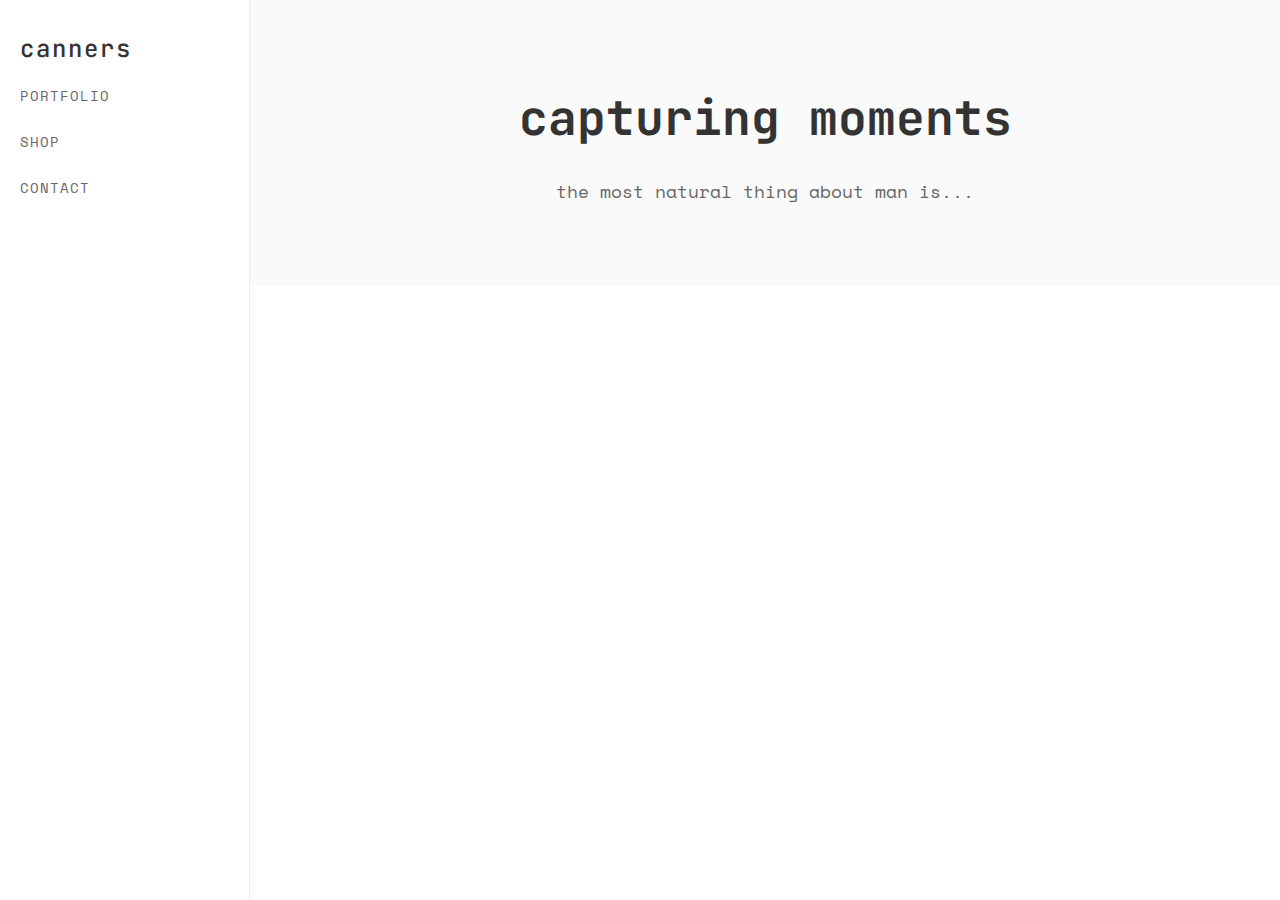
<file: index.html>
<!DOCTYPE html>
<html lang="en">
<head>
    <meta charset="UTF-8">
    <meta name="viewport" content="width=device-width, initial-scale=1.0">
    <title>Photography Portfolio</title>
    <link rel="icon" type="image/svg+xml" href="pixelHelm.svg">
    <link rel="stylesheet" href="css/style.css">
    <link rel="stylesheet" href="css/cursors.css">
</head>
<body>
    <header>
        <div class="container">
            <a href="index.html" class="logo">
                <h1>canners</h1>
            </a>
            <nav class="main-nav">
                <ul>
                    <li><a href="portfolio.html">Portfolio</a></li>
                    <li><a href="shop.html">Shop</a></li>
                    <li><a href="contact.html">Contact</a></li>
                </ul>
            </nav>
        </div>
    </header>

    <main>
        <section class="hero">
            <div class="container">
                <h2>capturing moments</h2>
                <p>the most natural thing about man is...</p>
            </div>
        </section>
    </main>

    <script src="js/script.js"></script>
</body>
</html>
</file>
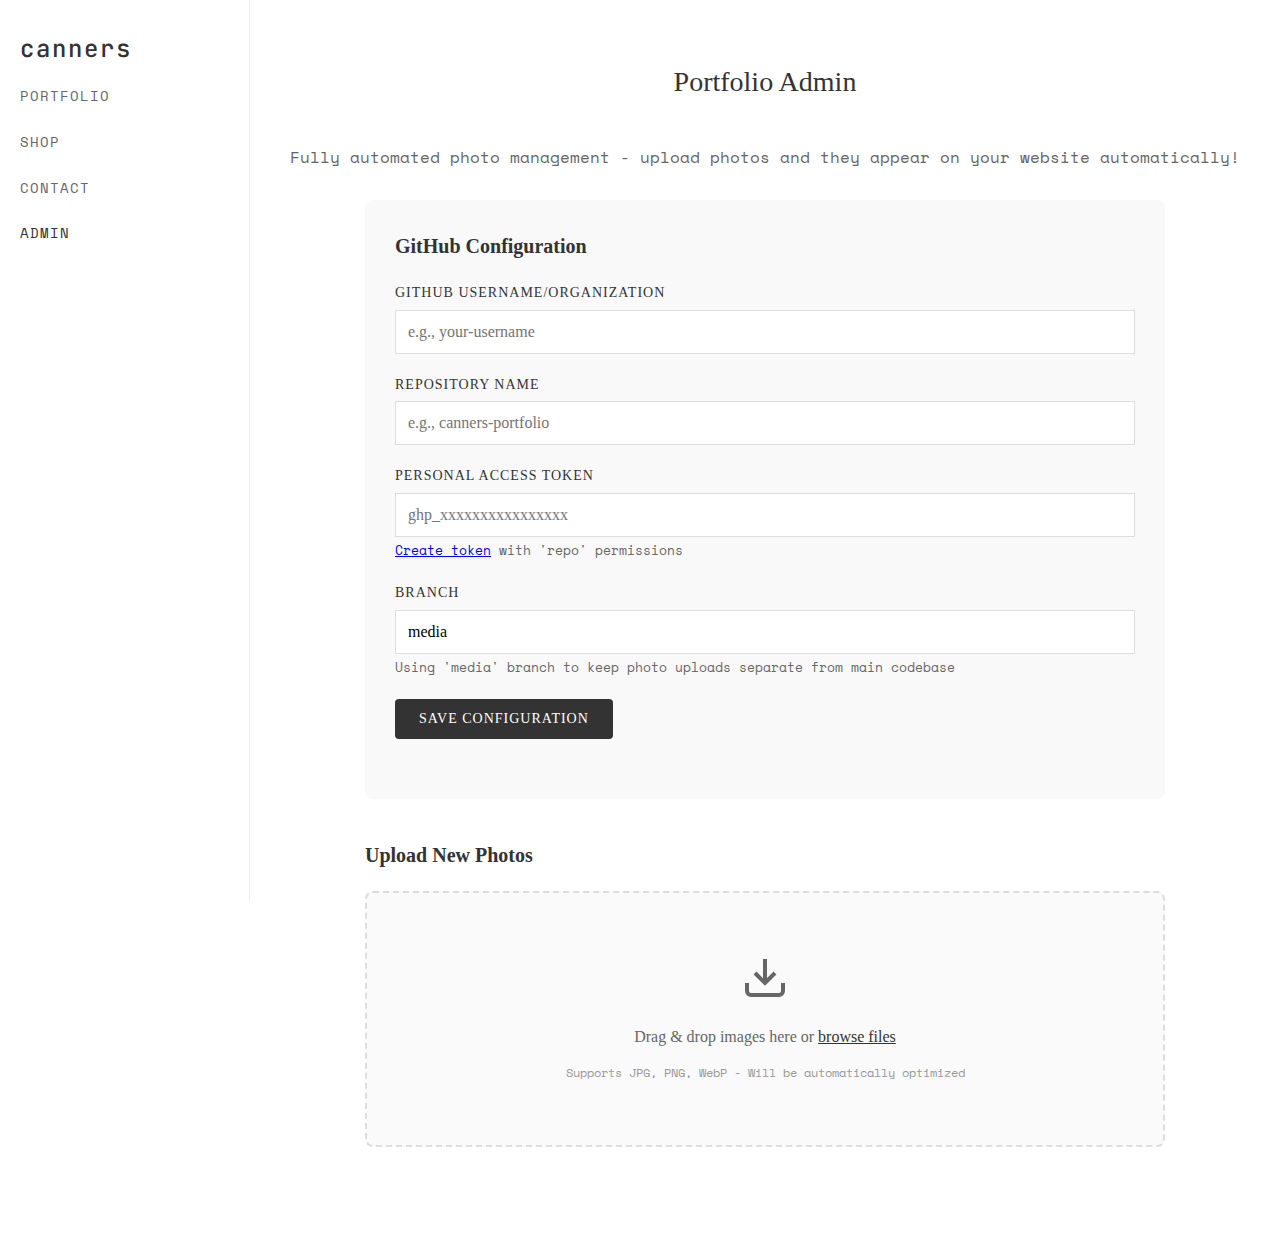
<file: admin.html>
<!DOCTYPE html>
<html lang="en">
<head>
    <meta charset="UTF-8">
    <meta name="viewport" content="width=device-width, initial-scale=1.0">
    <title>Portfolio Admin - GitHub Integration</title>
    <link rel="stylesheet" href="css/style.css">
    <link rel="stylesheet" href="css/admin.css">
    <link rel="stylesheet" href="css/cursors.css">
</head>
<body>
    <header>
        <div class="container">
            <a href="index.html" class="logo">
                <h1>canners</h1>
            </a>
            <nav class="main-nav">
                <ul>
                    <li><a href="portfolio.html">Portfolio</a></li>
                    <li><a href="shop.html">Shop</a></li>
                    <li><a href="contact.html">Contact</a></li>
                    <li><a href="admin.html" class="active">Admin</a></li>
                </ul>
            </nav>
        </div>
    </header>

    <main>
        <section class="admin">
            <div class="container">
                <h2>Portfolio Admin</h2>
                <p style="text-align: center; color: #666; margin-bottom: 30px;">
                    Fully automated photo management - upload photos and they appear on your website automatically!
                </p>

                <div class="admin-content">

                    <!-- GitHub Configuration -->
                    <div class="config-section">
                        <h3>GitHub Configuration</h3>
                        <div class="form-group">
                            <label for="githubOwner">GitHub Username/Organization</label>
                            <input type="text" id="githubOwner" placeholder="e.g., your-username">
                        </div>
                        <div class="form-group">
                            <label for="githubRepo">Repository Name</label>
                            <input type="text" id="githubRepo" placeholder="e.g., canners-portfolio">
                        </div>
                        <div class="form-group">
                            <label for="githubToken">Personal Access Token</label>
                            <input type="password" id="githubToken" placeholder="ghp_xxxxxxxxxxxxxxxx">
                            <small style="color: #666;">
                                <a href="https://github.com/settings/tokens" target="_blank">Create token</a>
                                with 'repo' permissions
                            </small>
                        </div>
                        <div class="form-group">
                            <label for="githubBranch">Branch</label>
                            <input type="text" id="githubBranch" value="media" placeholder="media">
                            <small style="color: #666;">
                                Using 'media' branch to keep photo uploads separate from main codebase
                            </small>
                        </div>
                        <button id="saveGithubConfig" class="config-btn">Save Configuration</button>
                        <div id="configStatus" class="status-message"></div>
                    </div>

                    <!-- Current Portfolio -->
                    <div id="currentPhotos" class="current-section" style="display: none;">
                        <h3>Current Portfolio</h3>
                        <div id="currentPhotosList" class="current-photos-list"></div>
                    </div>

                    <!-- Upload Section -->
                    <div class="upload-section">
                        <h3>Upload New Photos</h3>

                        <!-- Drop Zone -->
                        <div id="dropZone" class="drop-zone">
                            <div class="drop-content">
                                <svg width="48" height="48" viewBox="0 0 24 24" fill="none" stroke="currentColor" stroke-width="2">
                                    <path d="M21 15v4a2 2 0 0 1-2 2H5a2 2 0 0 1-2-2v-4"></path>
                                    <polyline points="7,10 12,15 17,10"></polyline>
                                    <line x1="12" y1="15" x2="12" y2="3"></line>
                                </svg>
                                <p>Drag & drop images here or <span class="browse-link">browse files</span></p>
                                <small>Supports JPG, PNG, WebP - Will be automatically optimized</small>
                            </div>
                            <input type="file" id="fileInput" multiple accept="image/*" hidden>
                        </div>

                        <!-- Upload Progress -->
                        <div id="uploadProgress" class="upload-progress" style="display: none;">
                            <div class="progress-bar">
                                <div class="progress-fill"></div>
                            </div>
                            <span class="progress-text">Processing...</span>
                        </div>
                    </div>

                    <!-- Image Management -->
                    <div class="images-section" style="display: none;">
                        <h3>Ready to Publish</h3>
                        <div id="imagesList" class="images-list"></div>

                        <div class="actions">
                            <button id="publishPortfolio" class="generate-btn">Publish to Website</button>
                            <button id="clearAll" class="clear-btn">Clear All</button>
                        </div>
                        <div id="publishStatus" class="status-message"></div>
                    </div>

                    <!-- Publish Status -->
                    <div class="publish-section" style="display: none;">
                        <h3>Publish Status</h3>
                        <div class="publish-container">
                            <!-- Success message will be inserted here -->
                        </div>
                    </div>

                </div>
            </div>
        </section>
    </main>

    <script src="js/github-admin.js"></script>
</body>
</html>
</file>
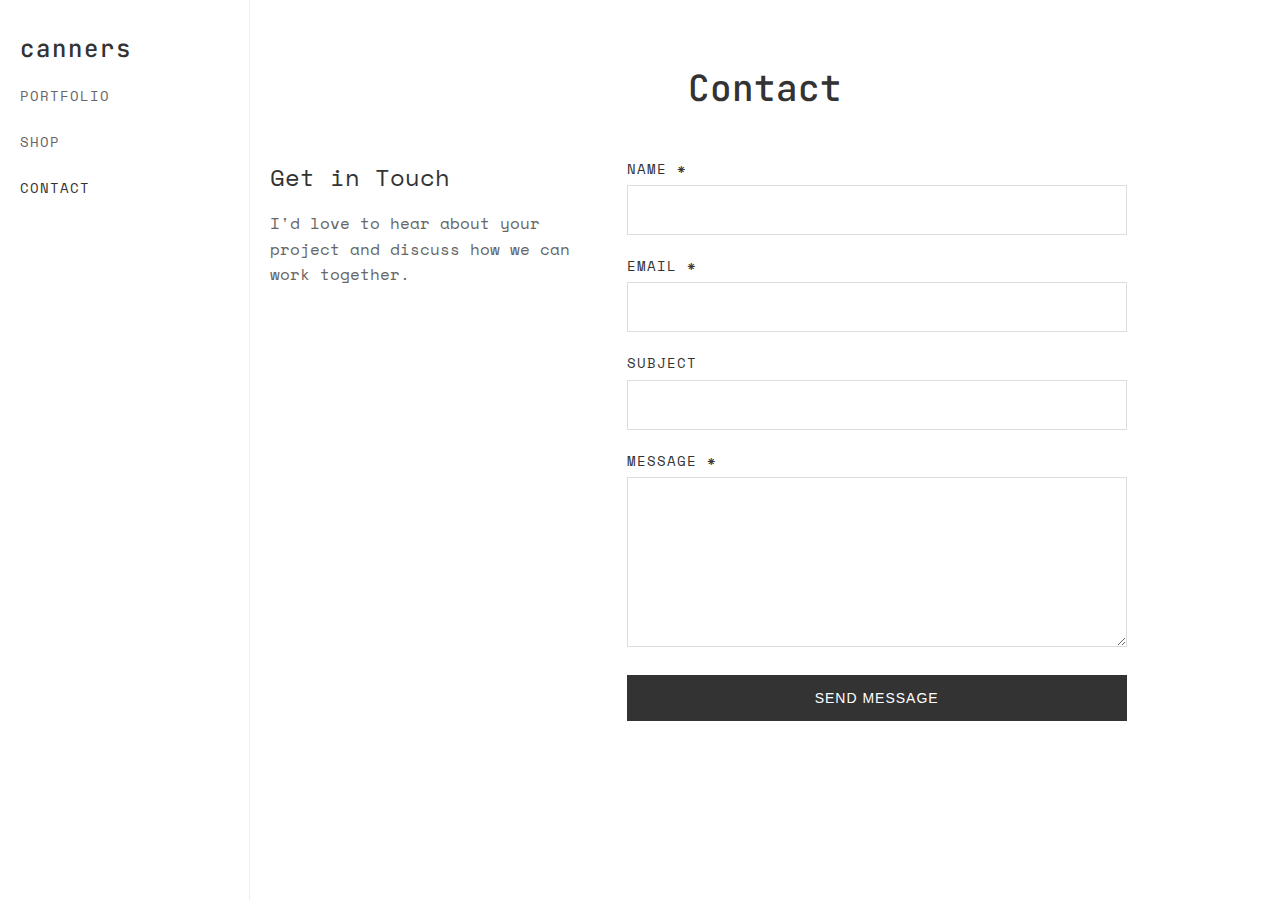
<file: contact.html>
<!DOCTYPE html>
<html lang="en">
<head>
    <meta charset="UTF-8">
    <meta name="viewport" content="width=device-width, initial-scale=1.0">
    <title>Contact - Photography Portfolio</title>
    <link rel="icon" type="image/svg+xml" href="pixelHelm.svg?v=1">
    <link rel="shortcut icon" href="pixelHelm.svg?v=1">
    <link rel="apple-touch-icon" href="pixelHelm.svg?v=1">
    <link rel="stylesheet" href="css/style.css">
    <link rel="stylesheet" href="css/cursors.css">
</head>
<body>
    <header>
        <div class="container">
            <a href="index.html" class="logo">
                <h1>canners</h1>
            </a>
            <nav class="main-nav">
                <ul>
                    <li><a href="portfolio.html">Portfolio</a></li>
                    <li><a href="shop.html">Shop</a></li>
                    <li><a href="contact.html" class="active">Contact</a></li>
                </ul>
            </nav>
        </div>
    </header>

    <main>
        <section class="contact">
            <div class="container">
                <h2>Contact</h2>
                <div class="contact-content">
                    <div class="contact-info">
                        <h3>Get in Touch</h3>
                        <p>I'd love to hear about your project and discuss how we can work together.</p>
                    </div>
                    <form class="contact-form" id="contactForm">
                        <div class="form-group">
                            <label for="name">Name *</label>
                            <input type="text" id="name" name="name" required>
                            <span class="error-message" id="nameError"></span>
                        </div>
                        <div class="form-group">
                            <label for="email">Email *</label>
                            <input type="email" id="email" name="email" required>
                            <span class="error-message" id="emailError"></span>
                        </div>
                        <div class="form-group">
                            <label for="subject">Subject</label>
                            <input type="text" id="subject" name="subject">
                        </div>
                        <div class="form-group">
                            <label for="message">Message *</label>
                            <textarea id="message" name="message" rows="6" required></textarea>
                            <span class="error-message" id="messageError"></span>
                        </div>
                        <button type="submit" class="submit-btn">
                            <span class="btn-text">Send Message</span>
                            <span class="btn-loading" style="display: none;">Sending...</span>
                        </button>
                        <div class="form-message" id="formMessage"></div>
                    </form>
                </div>
            </div>
        </section>
    </main>

    <script src="js/script.js"></script>
</body>
</html>
</file>
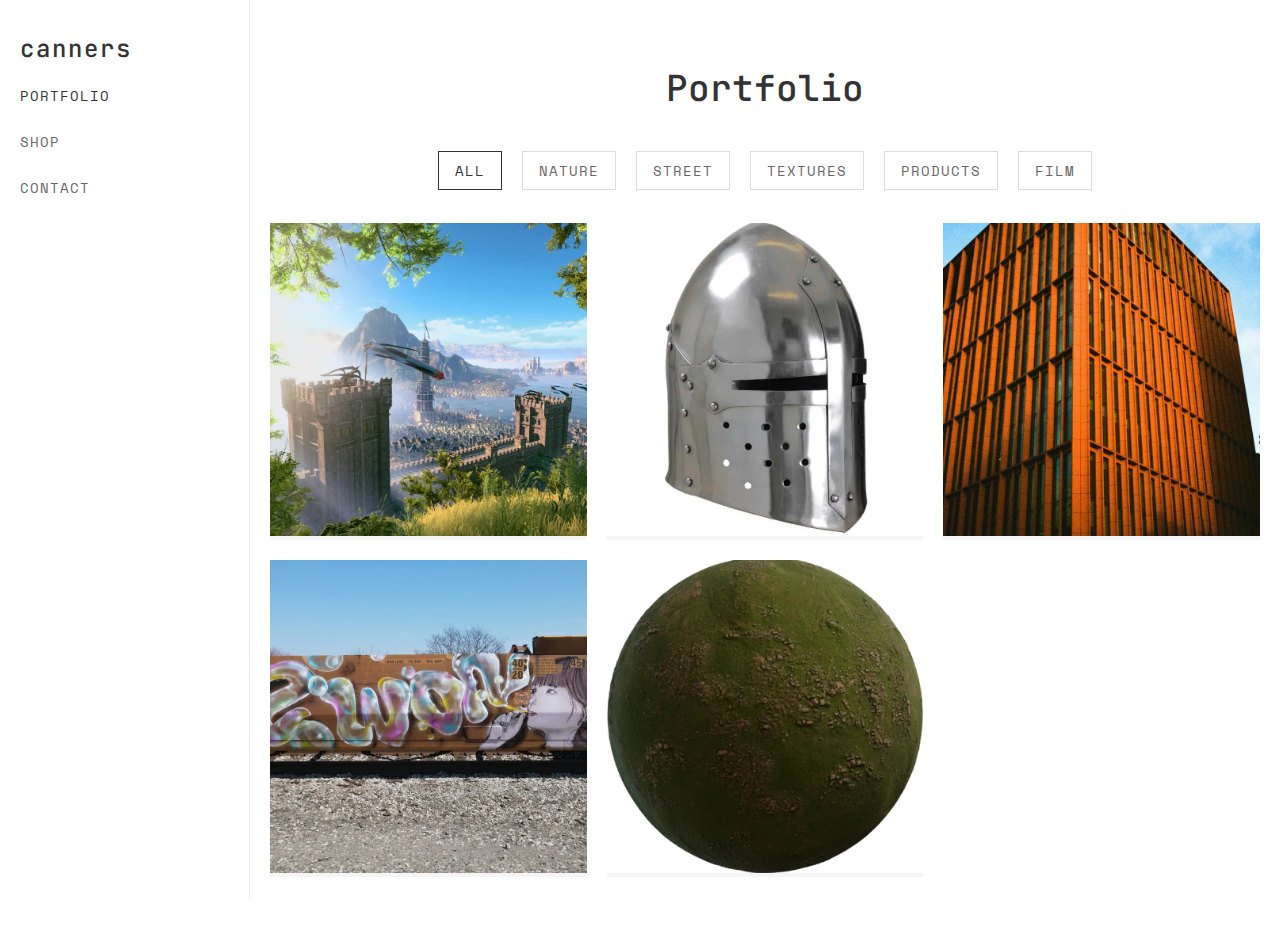
<file: portfolio.html>
<!DOCTYPE html>
<html lang="en">
<head>
    <meta charset="UTF-8">
    <meta name="viewport" content="width=device-width, initial-scale=1.0">
    <title>Portfolio - Photography Portfolio</title>
    <link rel="stylesheet" href="css/style.css">
</head>
<body>
    <header>
        <div class="container">
            <a href="index.html" class="logo">
                <h1>canners</h1>
            </a>
            <nav class="main-nav">
                <ul>
                    <li><a href="portfolio.html" class="active">Portfolio</a></li>
                    <li><a href="shop.html">Shop</a></li>
                    <li><a href="contact.html">Contact</a></li>
                </ul>
            </nav>
        </div>
    </header>

    <main>
        <section class="portfolio">
            <div class="container">
                <h2>Portfolio</h2>
                <nav class="category-nav">
                    <ul>
                        <li><a href="#" class="category-link active" data-category="all">All</a></li>
                        <li><a href="#" class="category-link" data-category="nature">Nature</a></li>
                        <li><a href="#" class="category-link" data-category="street">Street</a></li>
                        <li><a href="#" class="category-link" data-category="textures">Textures</a></li>
                        <li><a href="#" class="category-link" data-category="products">Products</a></li>
                        <li><a href="#" class="category-link" data-category="film">Film</a></li>
                    </ul>
                </nav>
                <div class="gallery">
                    <!-- Gallery items will be dynamically loaded from portfolio.json -->
                    <div class="loading-message" style="text-align: center; padding: 60px 0; color: #666;">
                        Loading portfolio...
                    </div>
                </div>
            </div>
        </section>
    </main>

    <script src="js/script.js"></script>
    <script src="js/portfolio.js"></script>
</body>
</html>
</file>
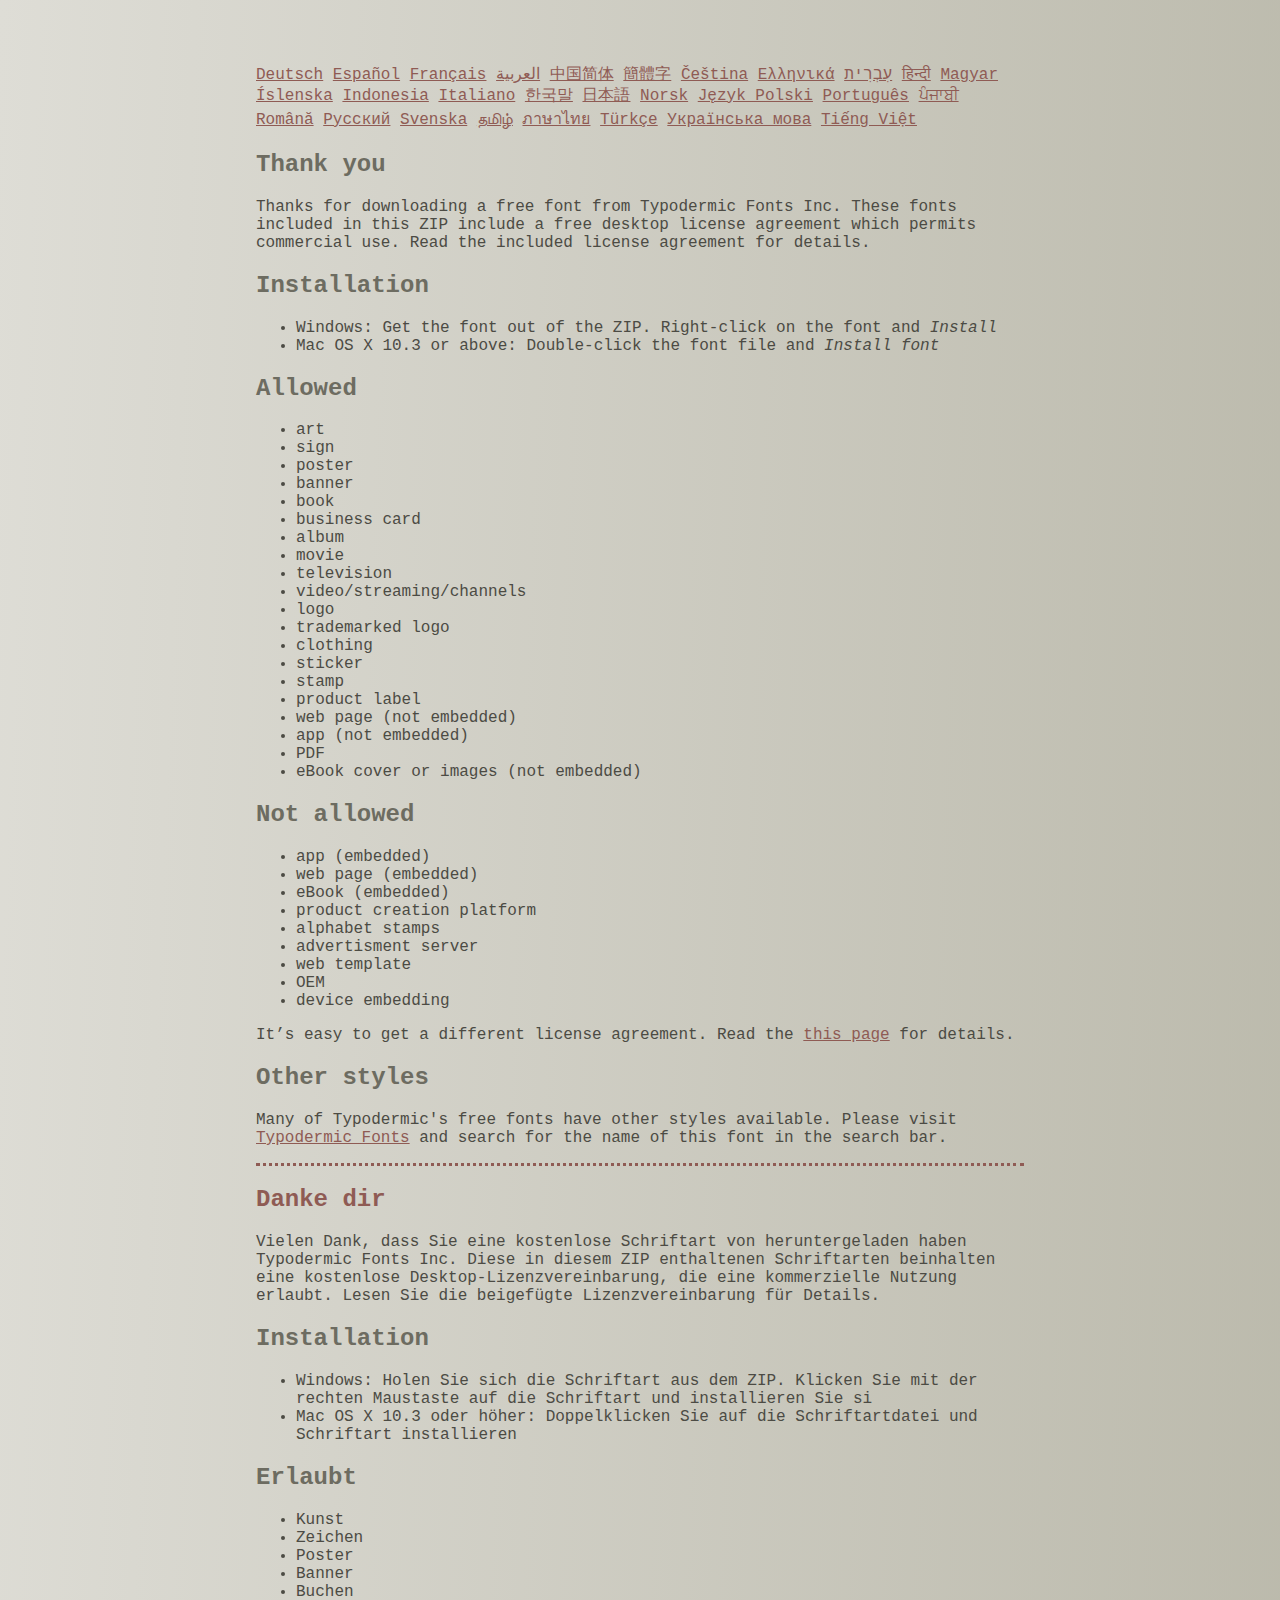
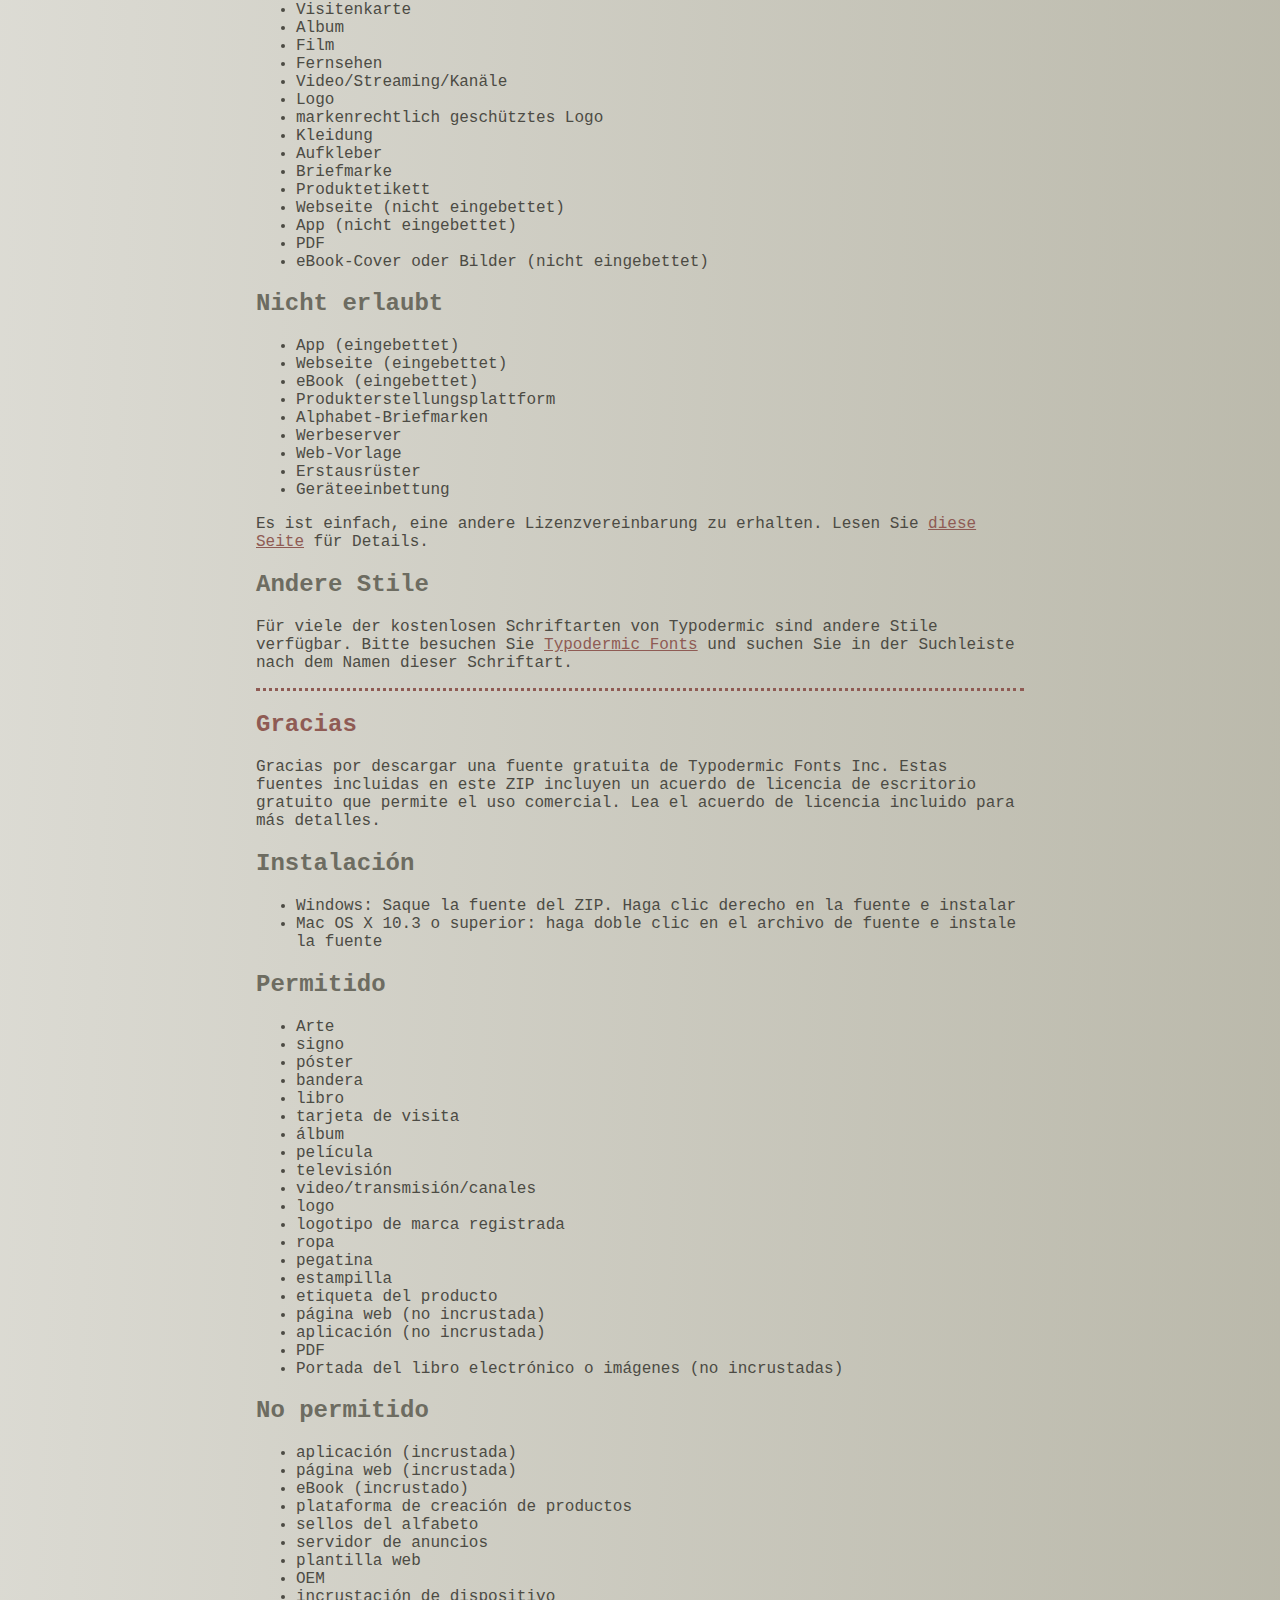
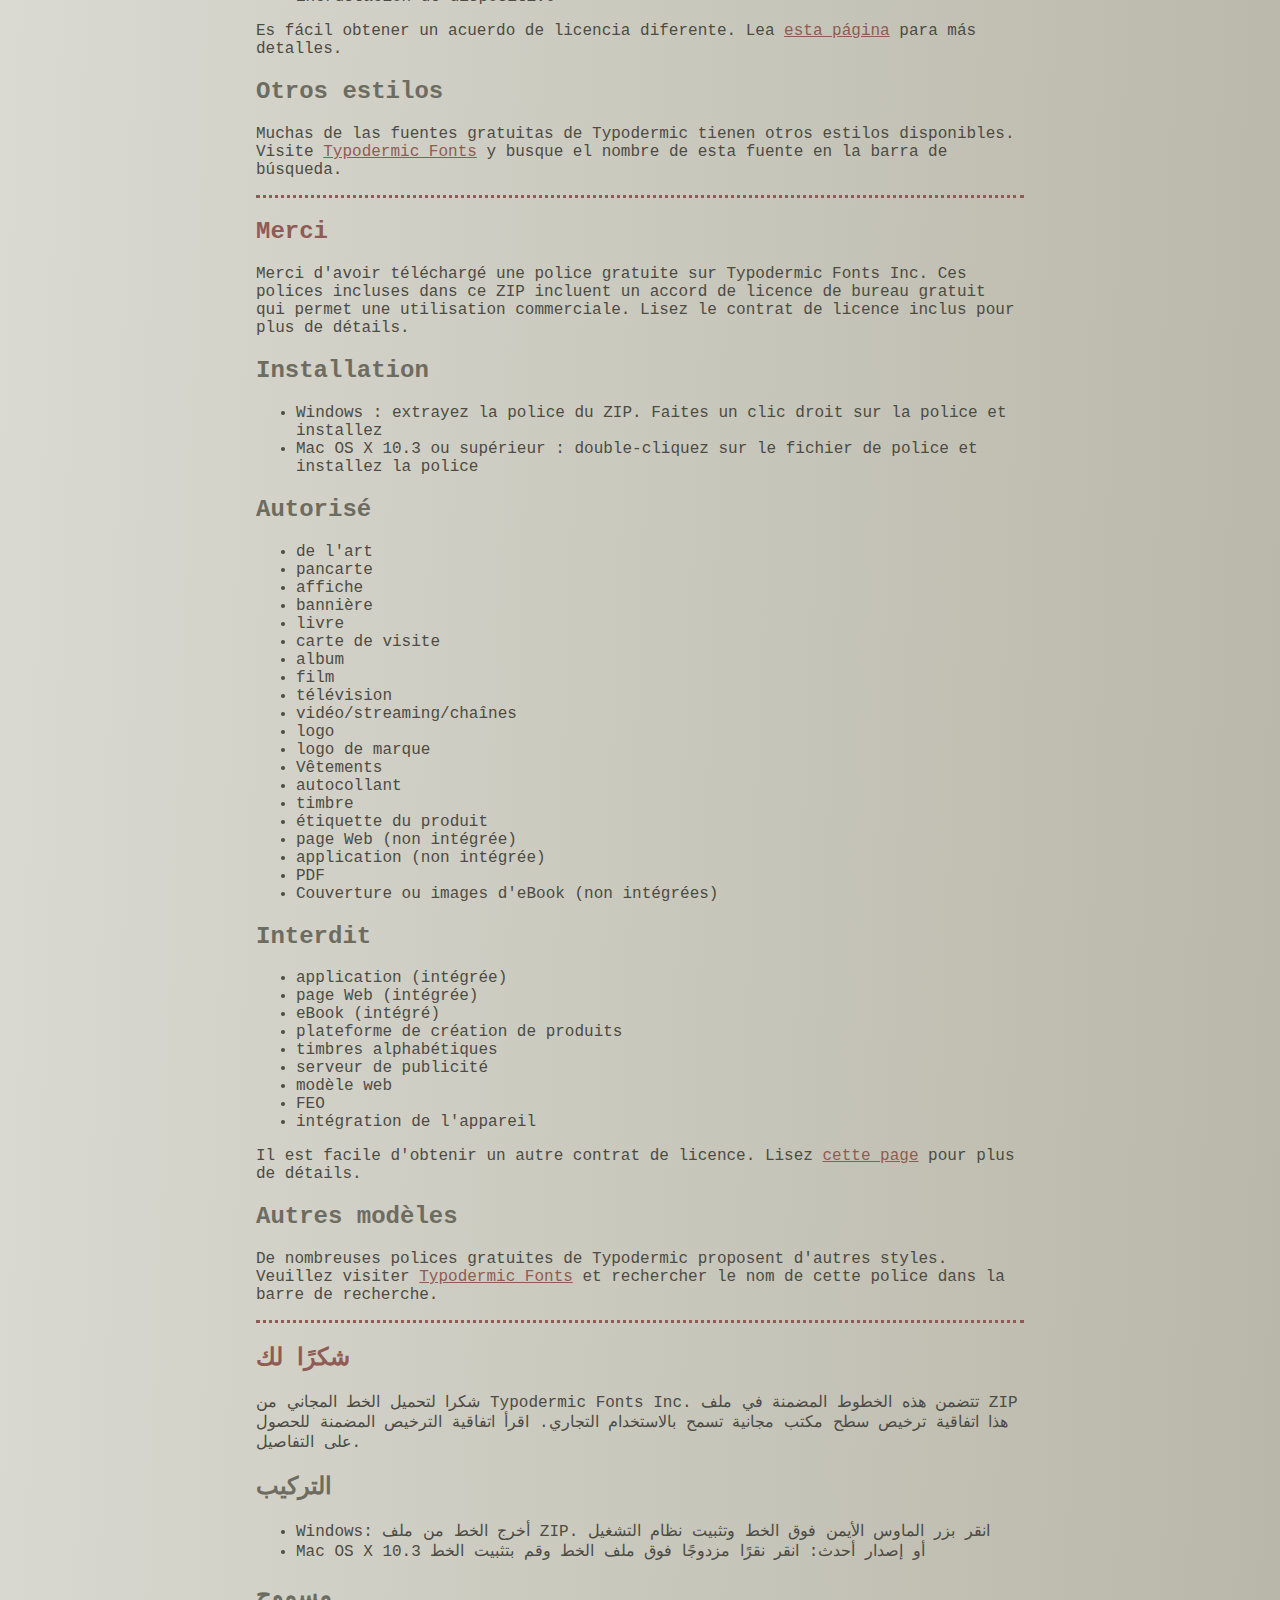
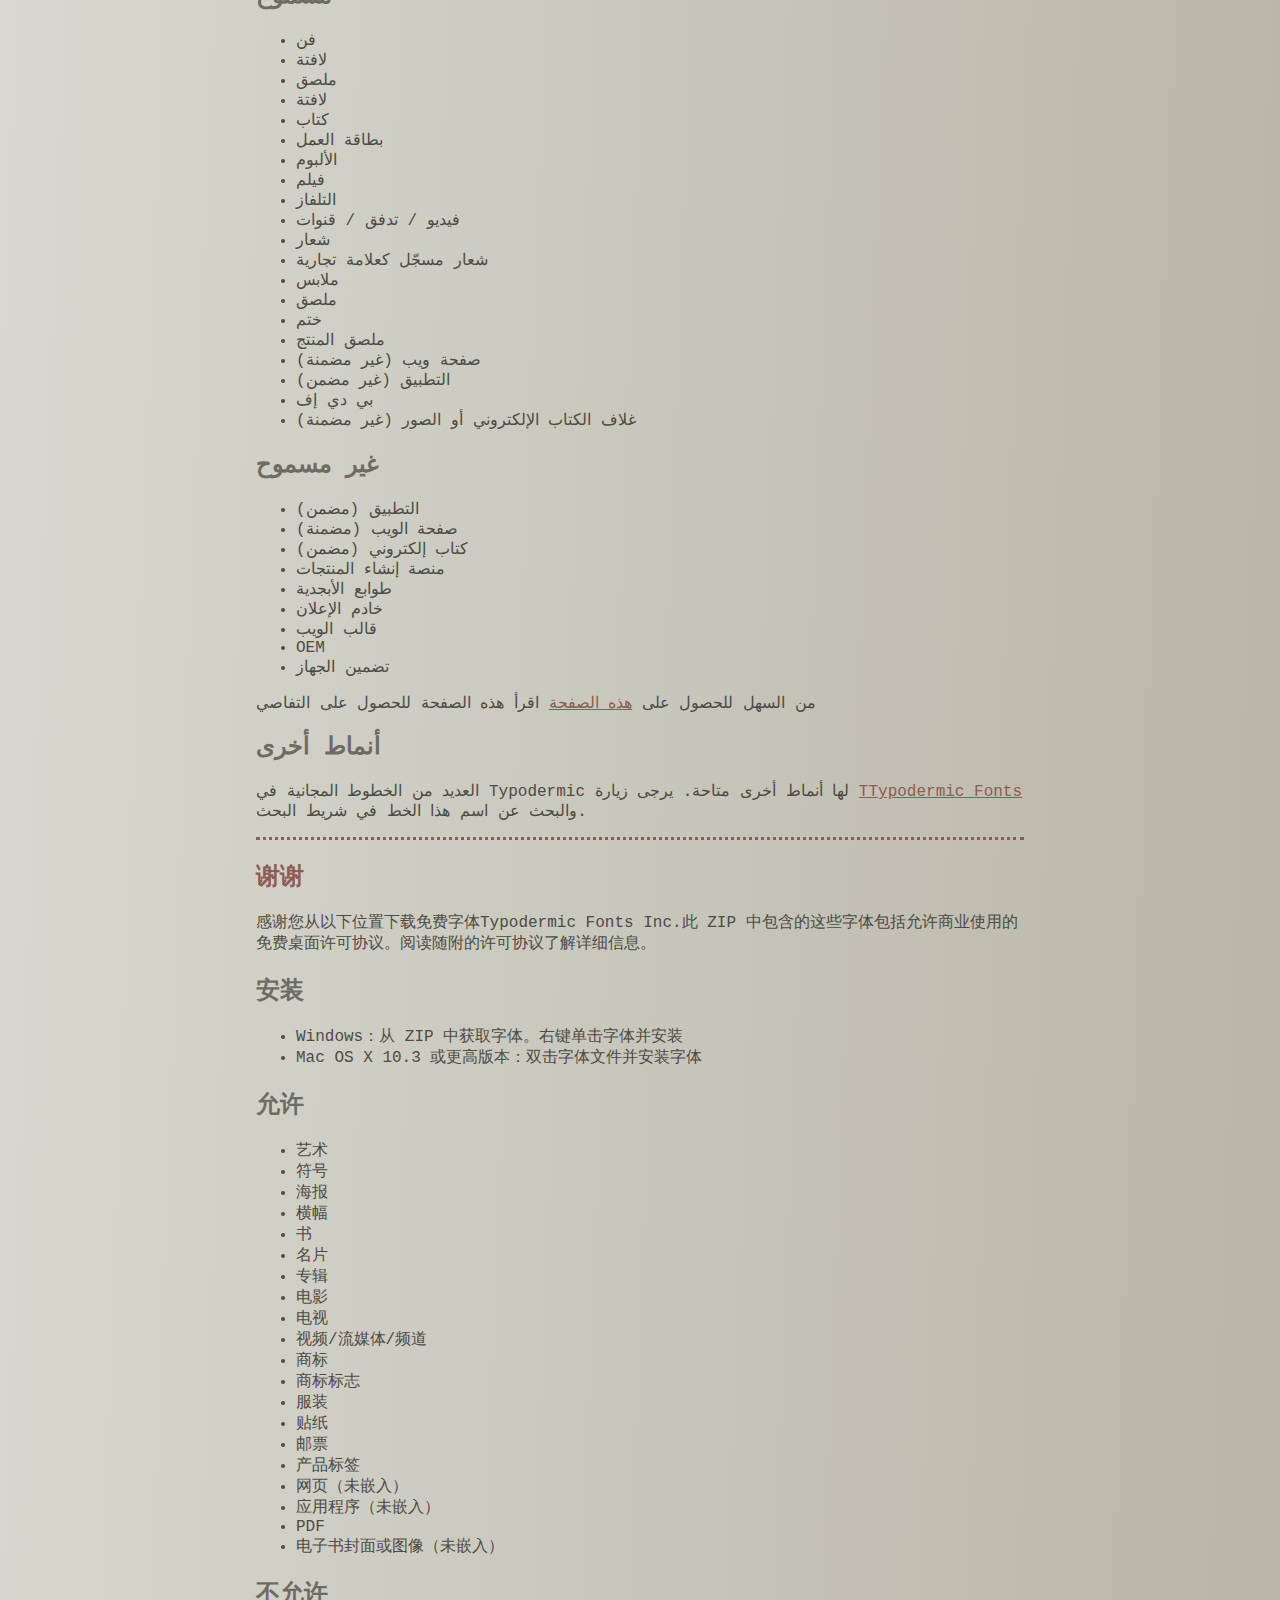
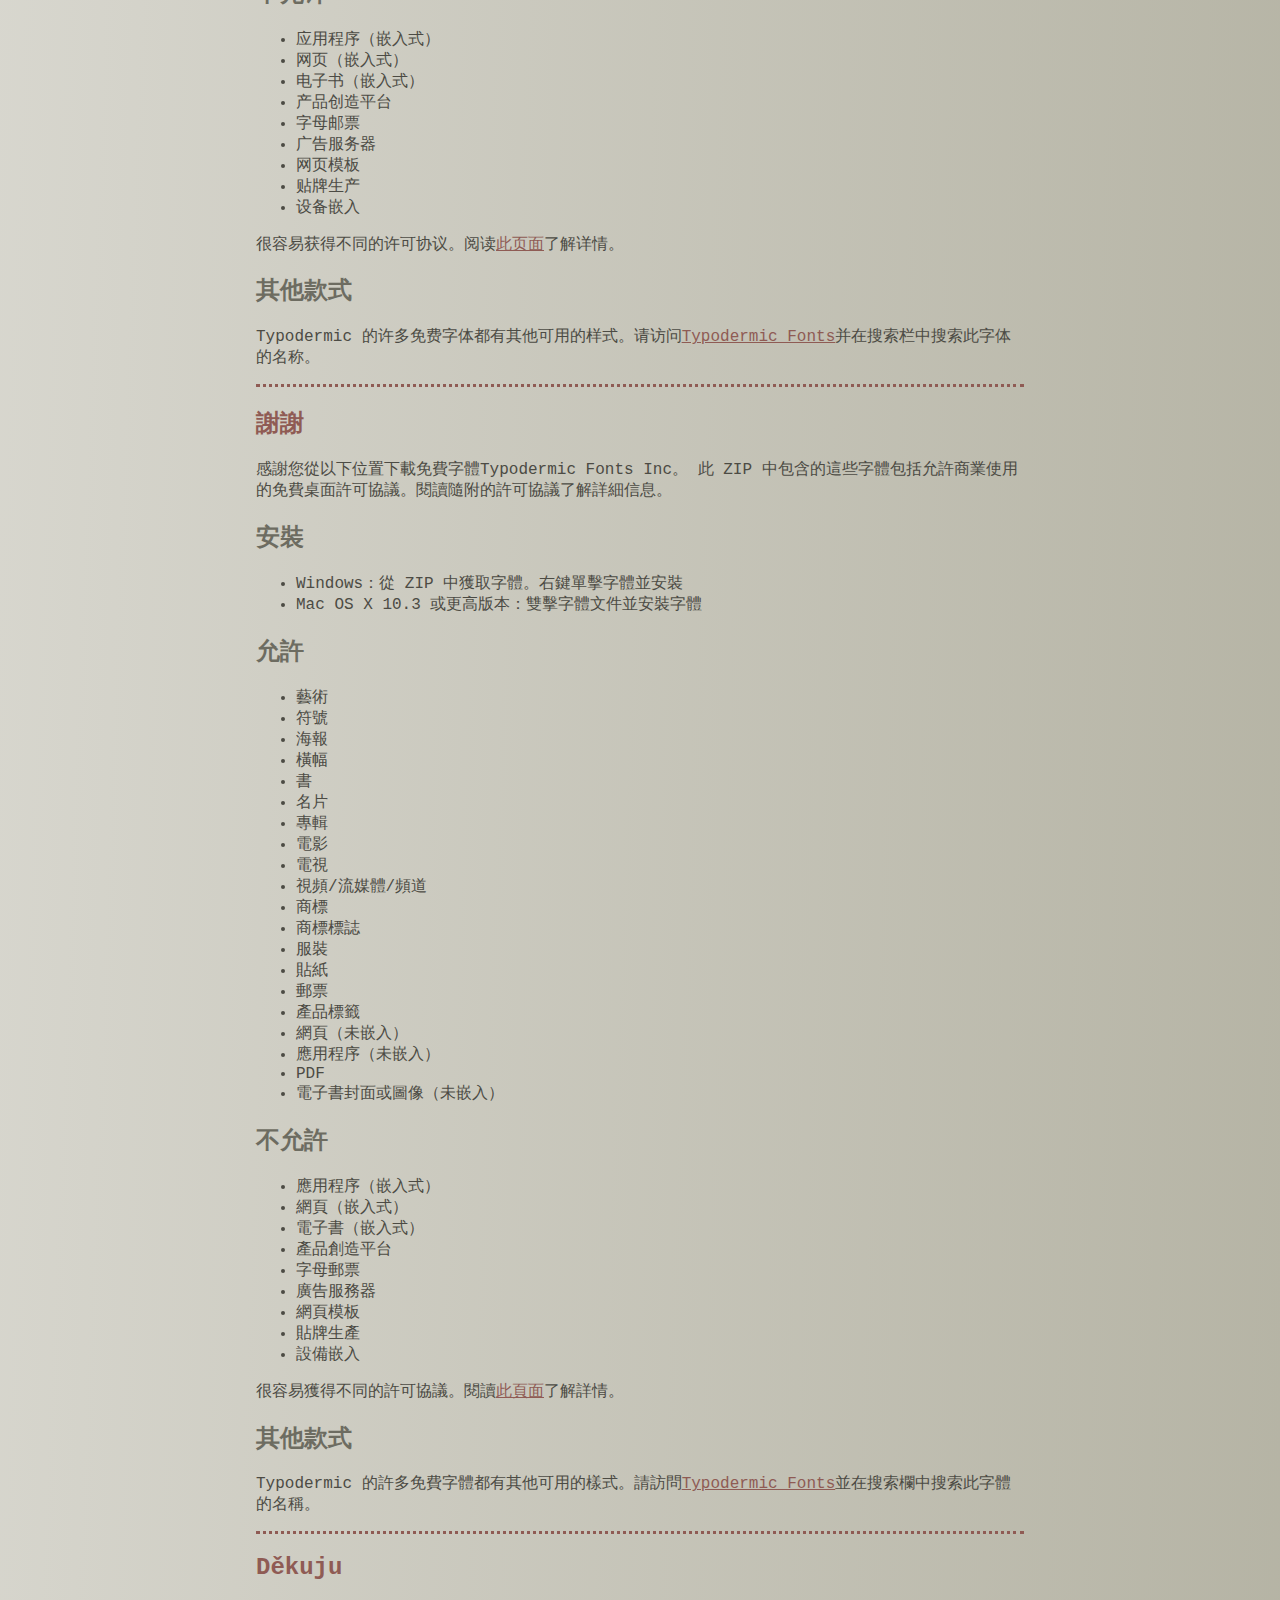
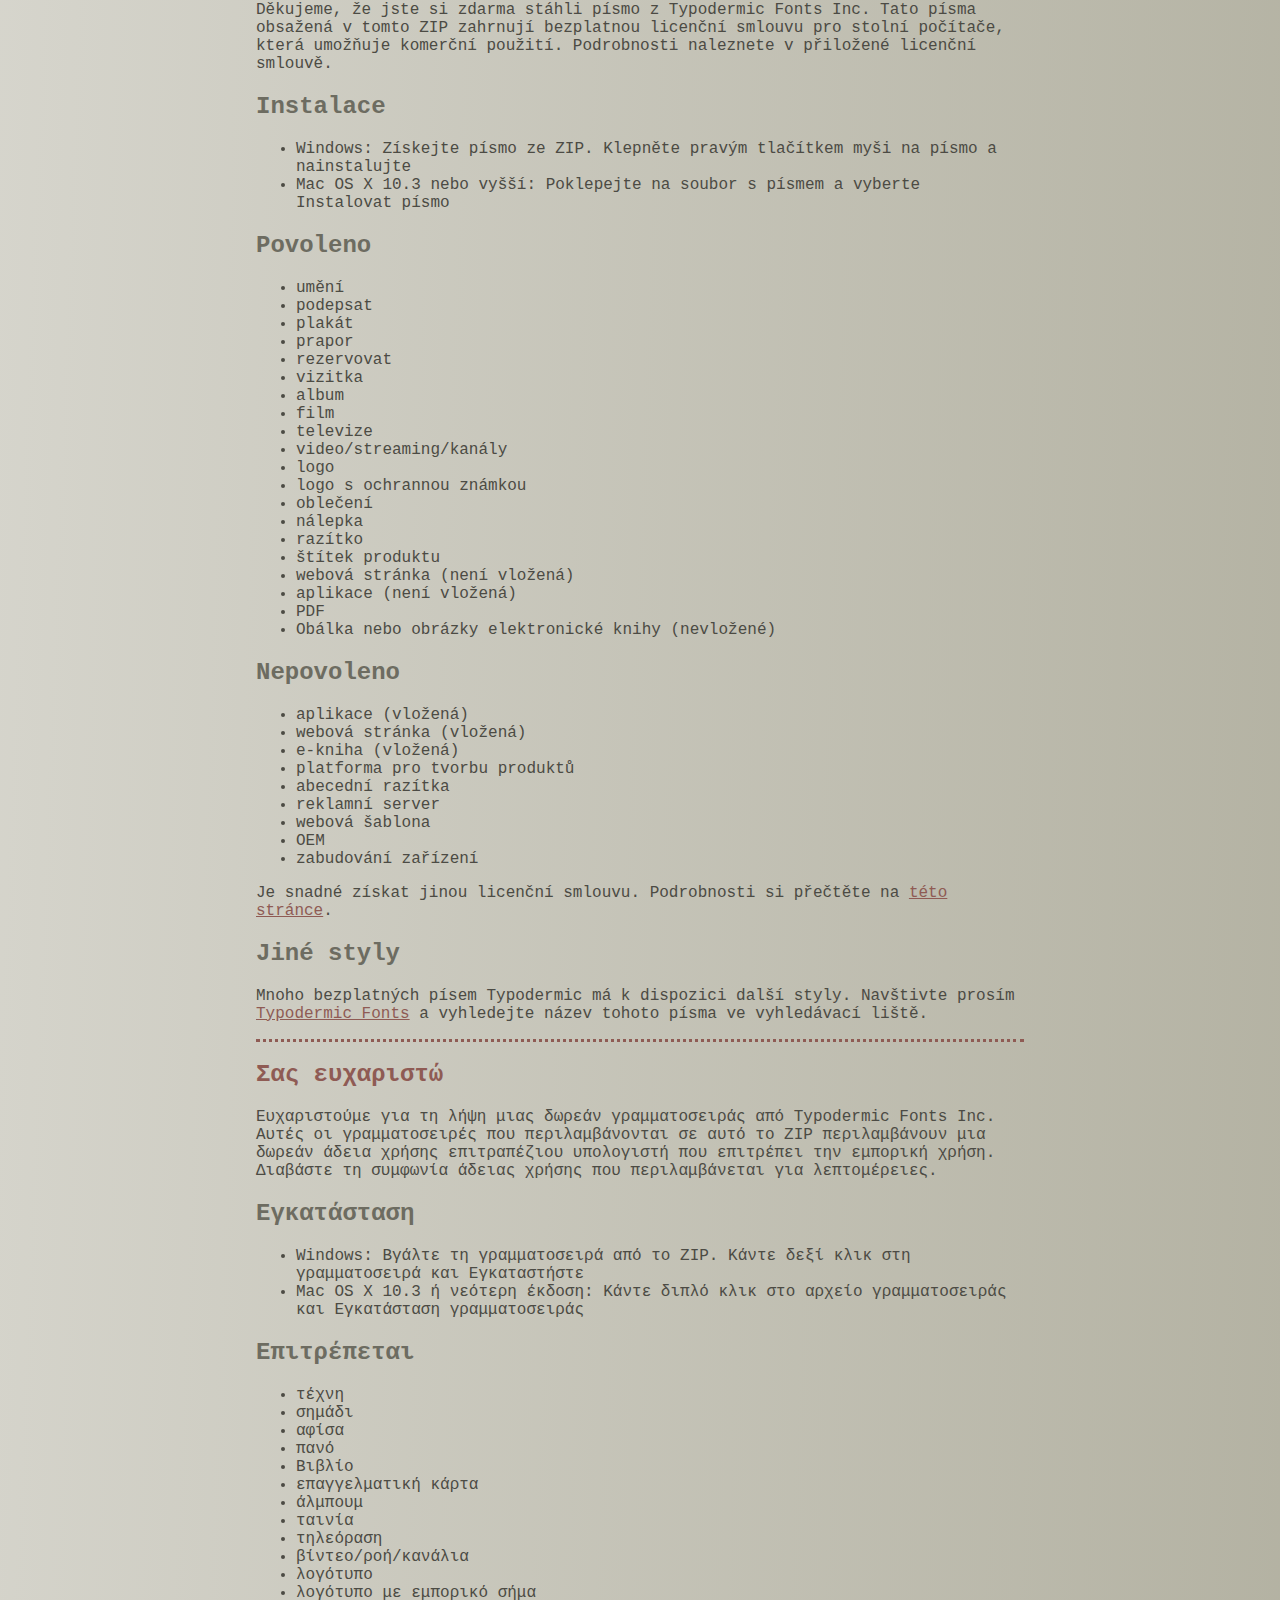
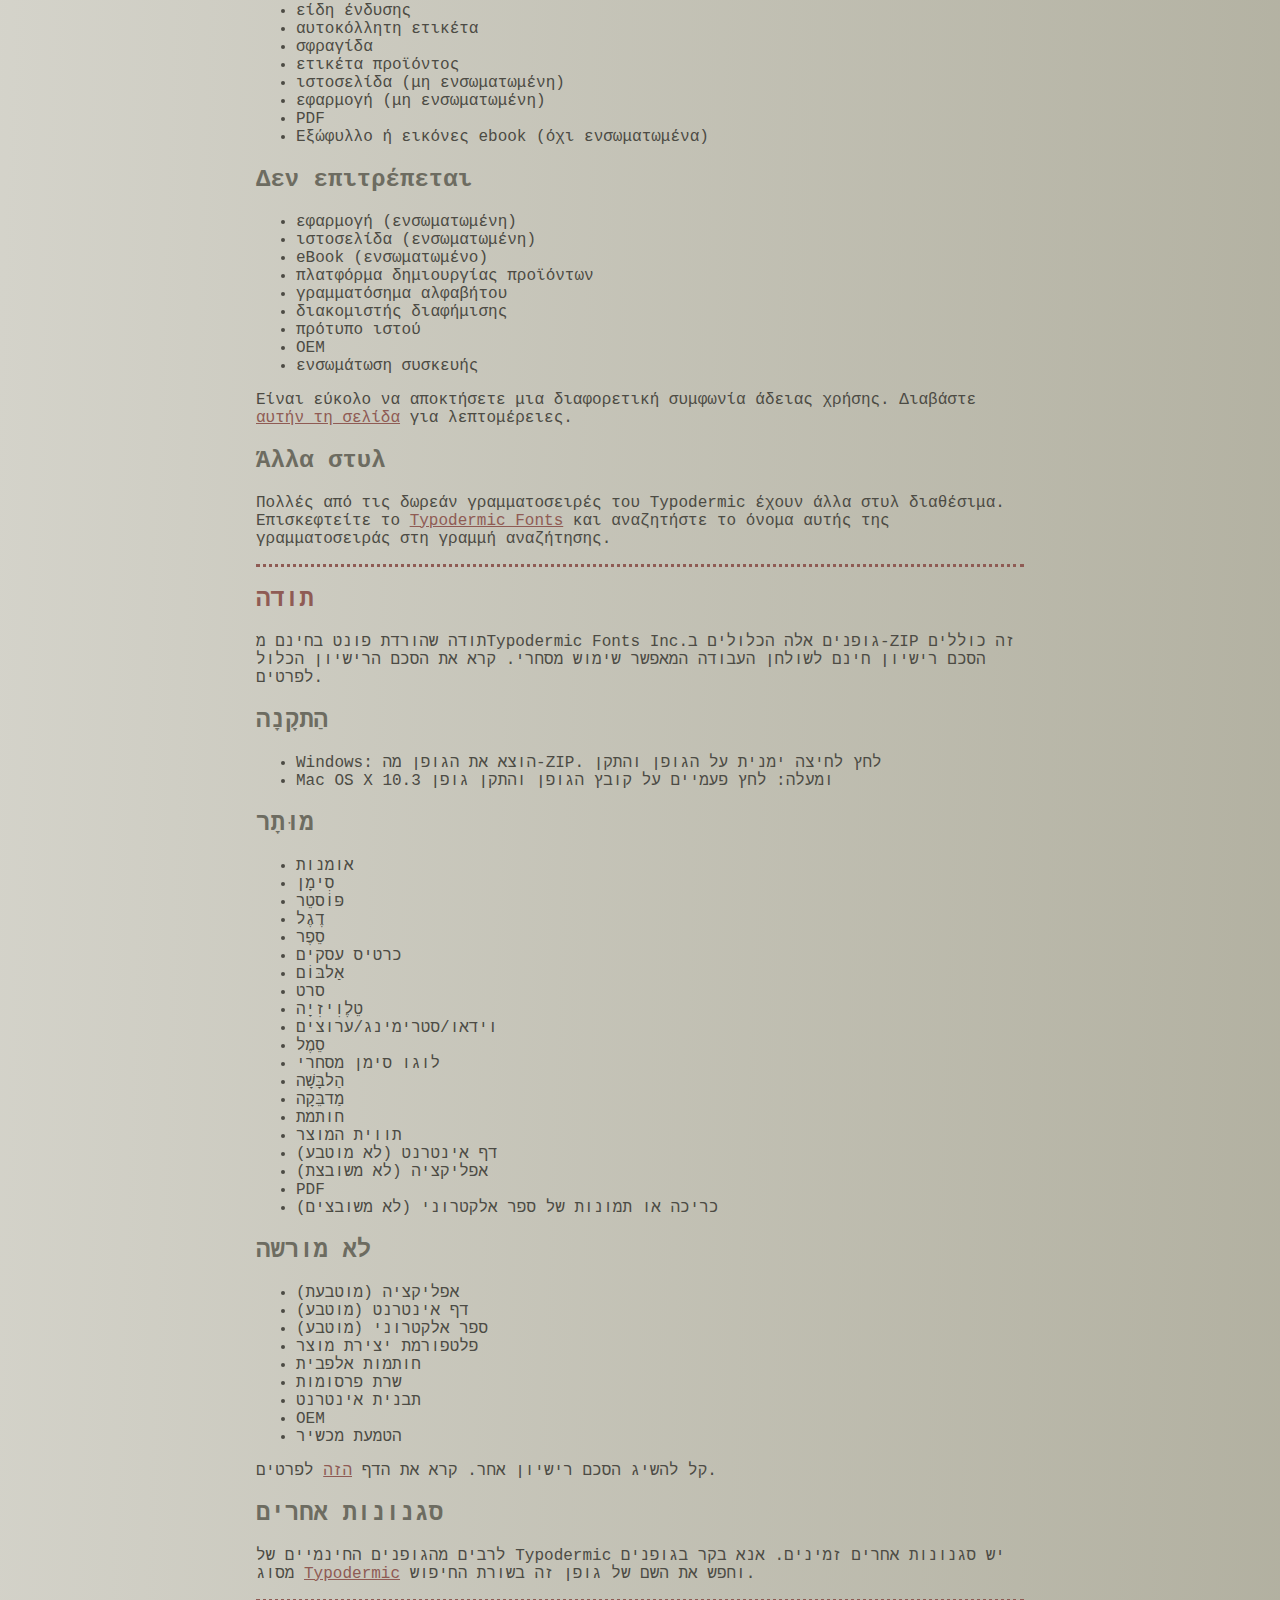
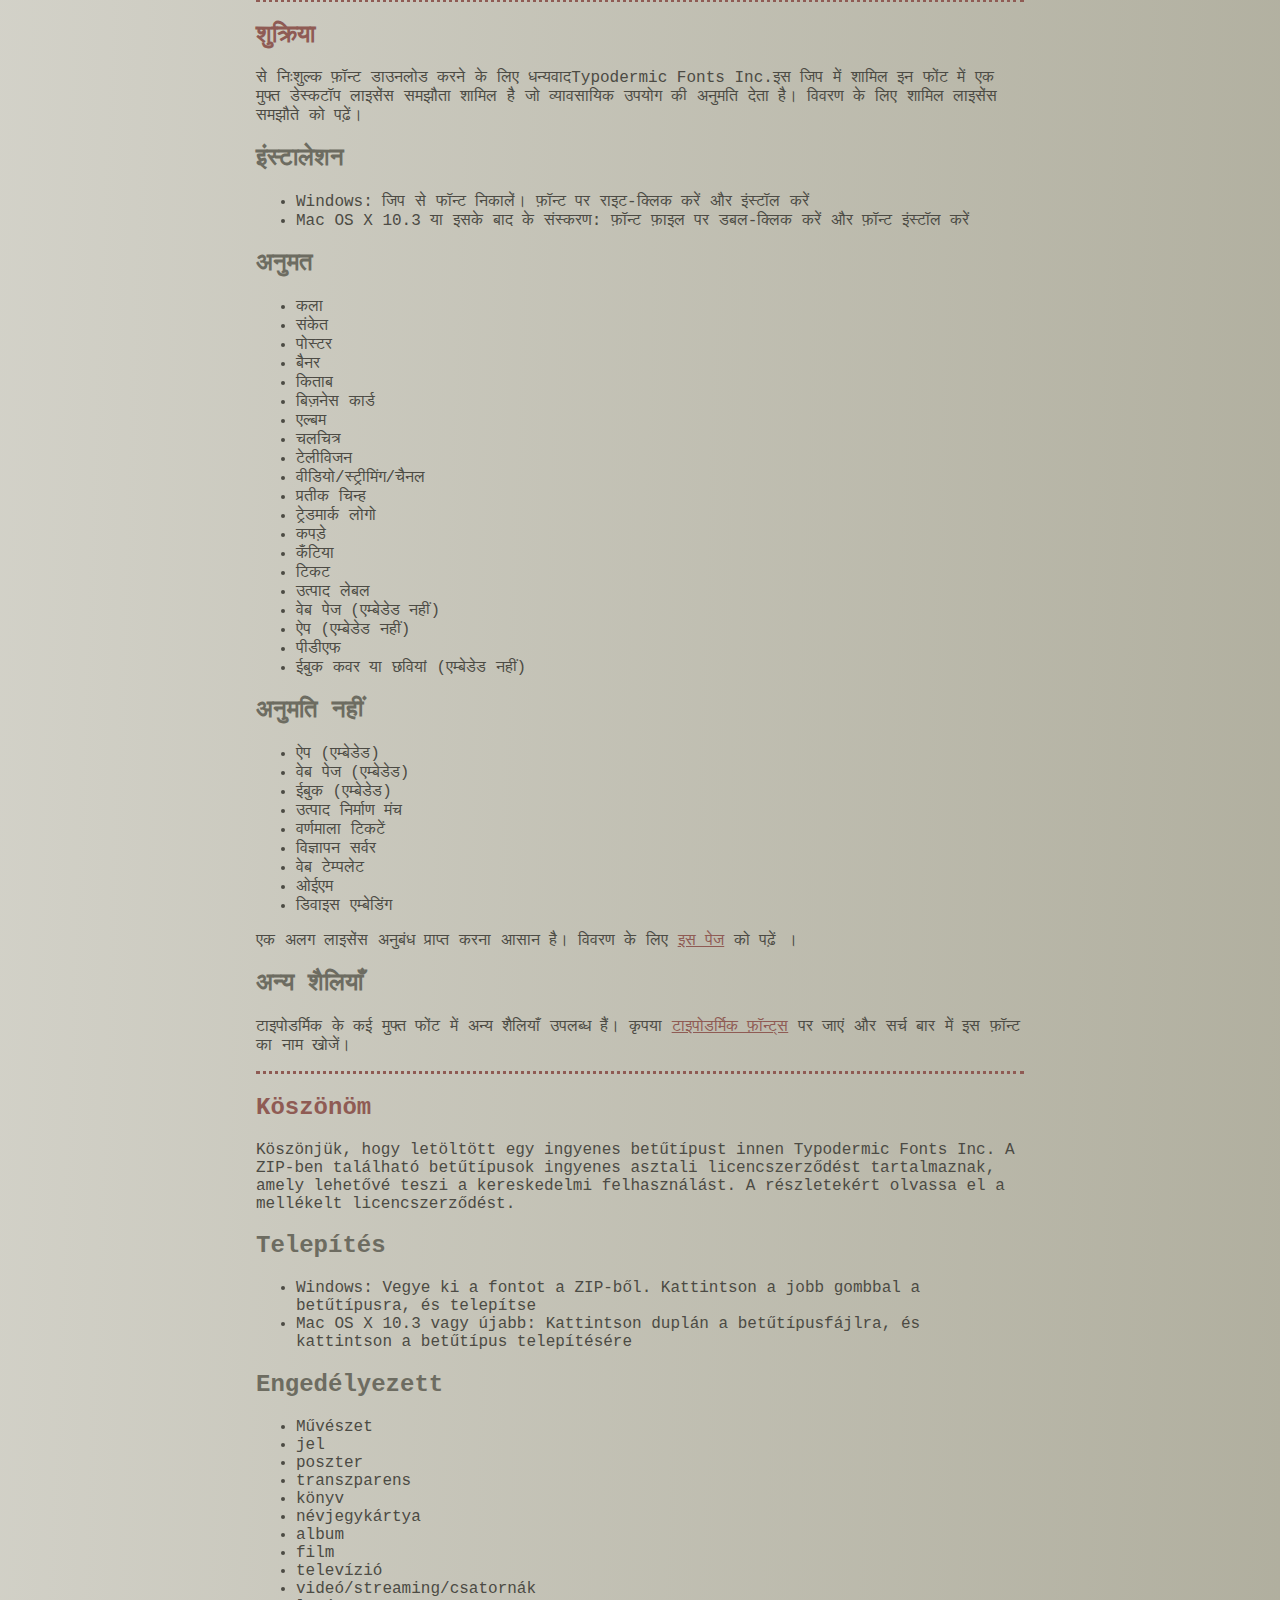
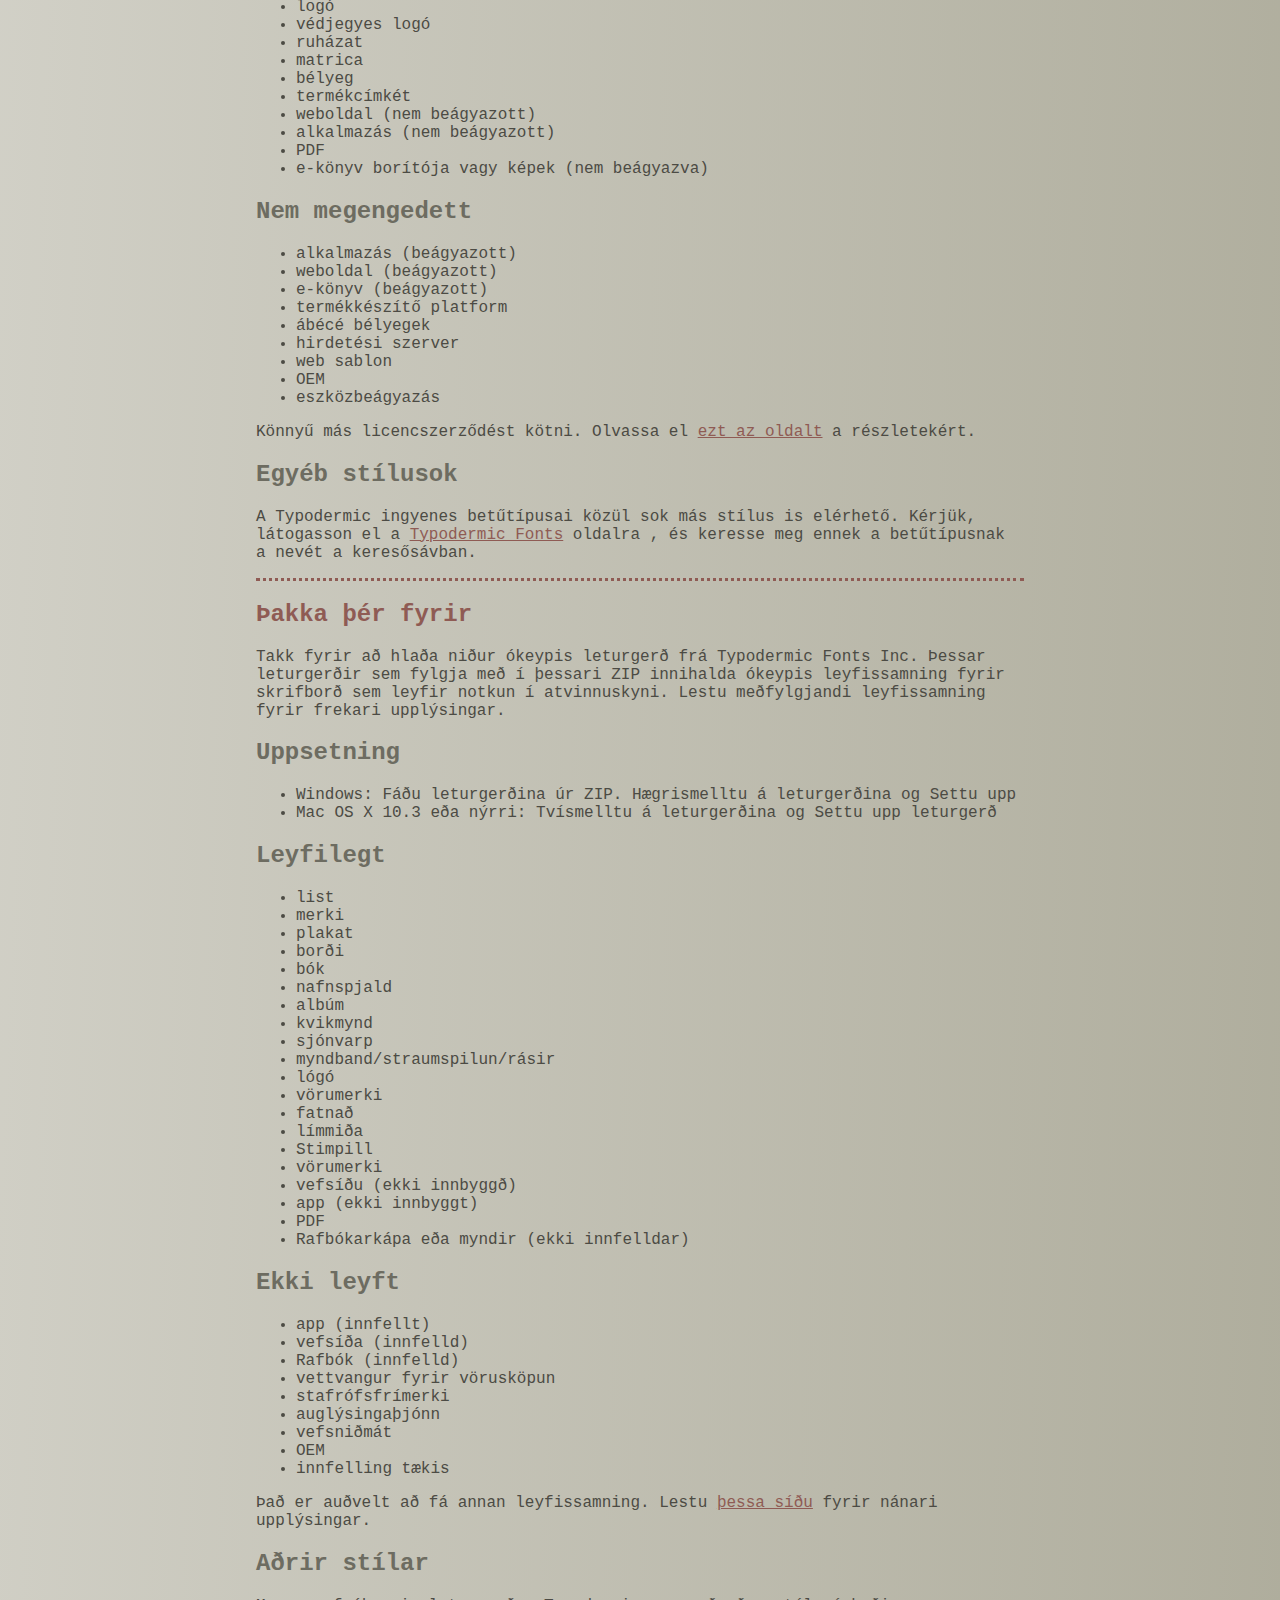
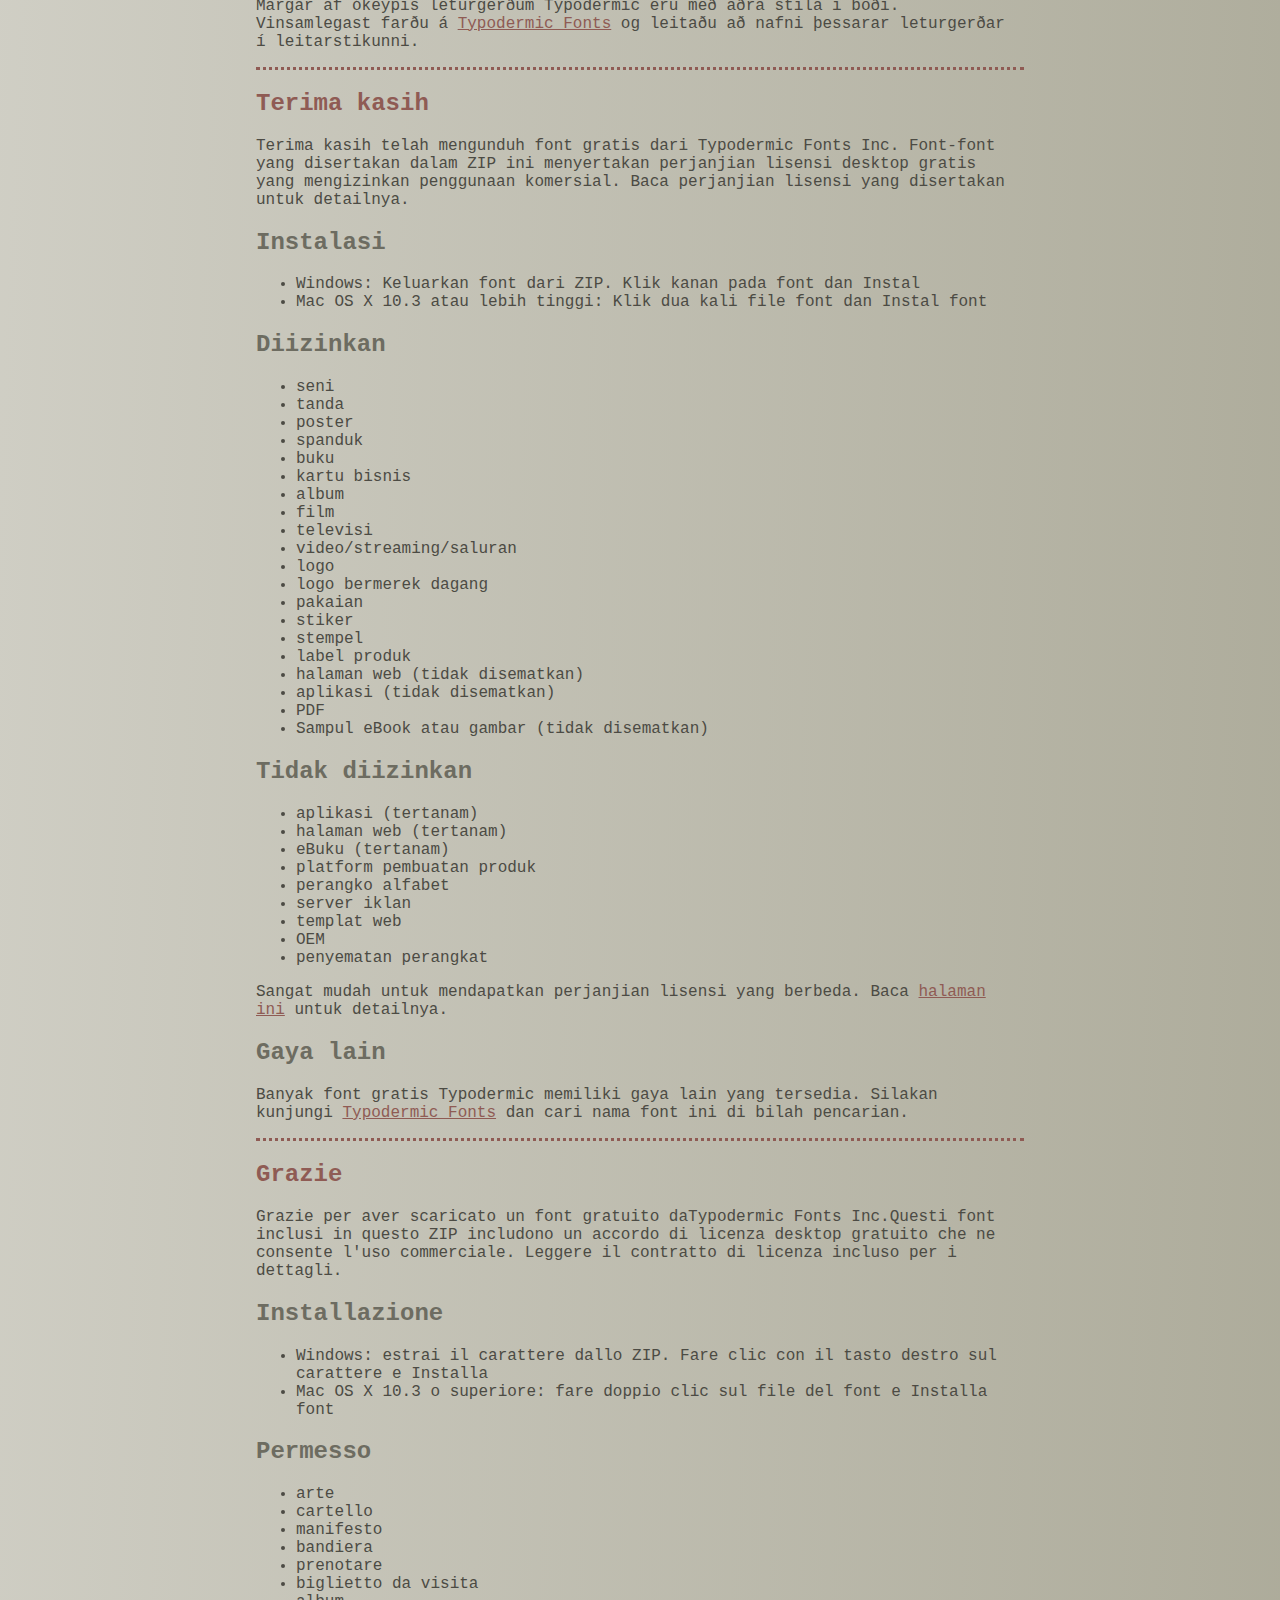
<file: fonts/read-this.html>
<head>
<meta http-equiv="Content-Type" content="text/html; charset=utf-8">
<title>Typodermic Fonts Inc. Free Font Instructions 2023</title>
<style type="text/css">
body {margin:30px 20% 120px 20%; padding:0px; font-family:Consolas, Courier, sans-serif; color:#4c4b44; background-color:#c2c1b3;
/* IE10 Consumer Preview */ 
background-image: -ms-linear-gradient(top left, #DEDDD6 0%, #9D9B87 100%);
/* Mozilla Firefox */ 
background-image: -moz-linear-gradient(top left, #DEDDD6 0%, #9D9B87 100%);
/* Opera */ 
background-image: -o-linear-gradient(top left, #DEDDD6 0%, #9D9B87 100%);
/* Webkit (Safari/Chrome 10) */ 
background-image: -webkit-gradient(linear, left top, right bottom, color-stop(0, #DEDDD6), color-stop(1, #9D9B87));
/* Webkit (Chrome 11+) */ 
background-image: -webkit-linear-gradient(top left, #DEDDD6 0%, #9D9B87 100%);
/* W3C Markup, IE10 Release Preview */ 
background-image: linear-gradient(to bottom right, #DEDDD6 0%, #9D9B87 100%);
	}
h2 {color:#6d6c61;}
a {color:#8f5b54;}
a:hover {color:#ffffff; background-color:#9a998c;}
hr.dotted {border: 0; border-top: 3px dotted #8f5b54;}
</style>
</head>

<body>

<br>

<p translate="no">
<a href="#German">Deutsch</a>
<a href="#Spanish">Español</a>
<a href="#French">Français</a>
<a href="#Arabic">العربية</a>
<a href="#Chinese">中国简体</a>
<a href="#Chinese(trad)">簡體字</a>
<a href="#Czech">Čeština</a>
<a href="#Greek">Ελληνικά</a>
<a href="#Hebrew">עִבְרִית</a>
<a href="#Hindi">हिन्दी</a>
<a href="#Hungarian">Magyar</a>
<a href="#Icelandic">Íslenska</a>
<a href="#Indonesian">Indonesia</a>
<a href="#Italian">Italiano</a>
<a href="#Korean">한국말</a>
<a href="#Japanese">日本語</a>
<a href="#Norwegian">Norsk</a>
<a href="#Polish">Język&nbsp;Polski</a>
<a href="#Portuguese">Português</a>
<a href="#Punjabi">ਪੰਜਾਬੀ</a>
<a href="#Romanian">Română</a>
<a href="#Russian">Русский</a>
<a href="#Swedish">Svenska</a>
<a href="#Tamil">தமிழ்</a>
<a href="#Thai">ภาษาไทย</a>
<a href="#Turkish">Türkçe</a>
<a href="#Ukrainian">Українська&nbsp;мова</a>
<a href="#Vietnamese">Tiếng&nbsp;Việt</a>
</p>

<h2>Thank you</h2>

<p>Thanks for downloading a free font from <span translate="no">Typodermic Fonts Inc.</span> These fonts included in this ZIP include a free desktop license agreement which permits commercial use. Read the included license agreement for details.</p>


<h2>Installation</h2>
<ul><li>Windows: Get the font out of the ZIP. Right-click on the font and <em>Install</em><li>Mac OS X 10.3 or above: Double-click the font file and <em>Install font</em></ul>

<h2>Allowed</h2>

<ul>
<li>art</li>
<li>sign</li>
<li>poster</li>
<li>banner</li>
<li>book</li>
<li>business card</li>
<li>album</li>
<li>movie</li>
<li>television</li>
<li>video/streaming/channels</li>
<li>logo</li>
<li>trademarked logo</li>
<li>clothing</li>
<li>sticker</li>
<li>stamp</li>
<li>product label</li>
<li>web page (not embedded)</li>
<li>app (not embedded)</li>
<li>PDF</li>
<li>eBook cover or images (not embedded)</li>
</ul>

<h2>Not allowed</h2>

<ul>
<li>app (embedded)</li>
<li>web page (embedded)</li>
<li>eBook (embedded)</li>
<li>product creation platform</li>
<li>alphabet stamps</li>
<li>advertisment server</li>
<li>web template</li>
<li>OEM</li>
<li>device embedding</li>
</ul>

<p>It&rsquo;s easy to get a different license agreement. Read the <a href="https://typodermicfonts.com/license/">this page</a> for details. </p>

<h2>Other styles</h2>

<p>Many of Typodermic's free fonts have other styles available. Please visit <a href="https://typodermicfonts.com">Typodermic Fonts</a> and search for the name of this font in the search bar.</p>

<hr class="dotted">

<h2><a id="German">Danke dir</a></h2>

<p>Vielen Dank, dass Sie eine kostenlose Schriftart von heruntergeladen haben Typodermic Fonts Inc. Diese in diesem ZIP enthaltenen Schriftarten beinhalten eine kostenlose Desktop-Lizenzvereinbarung, die eine kommerzielle Nutzung erlaubt. Lesen Sie die beigefügte Lizenzvereinbarung für Details.</p>


<h2>Installation</h2>
<ul><li>Windows: Holen Sie sich die Schriftart aus dem ZIP. Klicken Sie mit der rechten Maustaste auf die Schriftart und installieren Sie si<li>Mac OS X 10.3 oder höher: Doppelklicken Sie auf die Schriftartdatei und Schriftart installieren </ul>

<h2>Erlaubt</h2>

<ul>
<li>Kunst</li>
<li>Zeichen</li>
<li>Poster</li>
<li>Banner</li>
<li>Buchen</li>
<li>Visitenkarte</li>
<li>Album</li>
<li>Film</li>
<li>Fernsehen</li>
<li>Video/Streaming/Kanäle</li>
<li>Logo</li>
<li>markenrechtlich geschütztes Logo</li>
<li>Kleidung</li>
<li>Aufkleber</li>
<li>Briefmarke</li>
<li>Produktetikett</li>
<li>Webseite (nicht eingebettet)</li>
<li>App (nicht eingebettet)</li>
<li>PDF</li>
<li>eBook-Cover oder Bilder (nicht eingebettet)</li>
</ul>

<h2>Nicht erlaubt</h2>

<ul>
<li>App (eingebettet)</li>
<li>Webseite (eingebettet)</li>
<li>eBook (eingebettet)</li>
<li>Produkterstellungsplattform</li>
<li>Alphabet-Briefmarken</li>
<li>Werbeserver</li>
<li>Web-Vorlage</li>
<li>Erstausrüster</li>
<li>Geräteeinbettung</li>
</ul>

<p>Es ist einfach, eine andere Lizenzvereinbarung zu erhalten. Lesen Sie <a href="https://typodermicfonts.com/license/">diese Seite</a> für Details.</p>

<h2>Andere Stile</h2>

<p>Für viele der kostenlosen Schriftarten von Typodermic sind andere Stile verfügbar. Bitte besuchen Sie <a href="https://typodermicfonts.com">Typodermic Fonts</a> und suchen Sie in der Suchleiste nach dem Namen dieser Schriftart.</p>


<hr class="dotted">

<h2><a id="Spanish">Gracias</a></h2>

<p>Gracias por descargar una fuente gratuita de Typodermic Fonts Inc. Estas fuentes incluidas en este ZIP incluyen un acuerdo de licencia de escritorio gratuito que permite el uso comercial. Lea el acuerdo de licencia incluido para más detalles.</p>


<h2>Instalación</h2>
<ul><li>Windows: Saque la fuente del ZIP. Haga clic derecho en la fuente e instalar <li>Mac OS X 10.3 o superior: haga doble clic en el archivo de fuente e instale la fuente</ul>

<h2>Permitido</h2>

<ul>
<li>Arte</li>
<li>signo</li>
<li>póster</li>
<li>bandera</li>
<li>libro</li>
<li>tarjeta de visita</li>
<li>álbum</li>
<li>película</li>
<li>televisión</li>
<li>video/transmisión/canales</li>
<li>logo</li>
<li>logotipo de marca registrada</li>
<li>ropa</li>
<li>pegatina</li>
<li>estampilla</li>
<li>etiqueta del producto</li>
<li>página web (no incrustada)</li>
<li>aplicación (no incrustada)</li>
<li>PDF</li>
<li>Portada del libro electrónico o imágenes (no incrustadas)</li>
</ul>


<h2>No permitido</h2>

<ul>
<li>aplicación (incrustada)</li>
<li>página web (incrustada)</li>
<li>eBook (incrustado)</li>
<li>plataforma de creación de productos</li>
<li>sellos del alfabeto</li>
<li>servidor de anuncios</li>
<li>plantilla web</li>
<li>OEM</li>
<li>incrustación de dispositivo</li>
</ul>

<p>Es fácil obtener un acuerdo de licencia diferente. Lea <a href="https://typodermicfonts.com/license/">esta página</a> para más detalles.</p>

<h2>Otros estilos</h2>

<p>Muchas de las fuentes gratuitas de Typodermic tienen otros estilos disponibles. Visite  <a href="https://typodermicfonts.com">Typodermic Fonts</a> y busque el nombre de esta fuente en la barra de búsqueda.</p>


<hr class="dotted">

<h2><a id="French">Merci</a></h2>

<p>Merci d'avoir téléchargé une police gratuite sur Typodermic Fonts Inc. Ces polices incluses dans ce ZIP incluent un accord de licence de bureau gratuit qui permet une utilisation commerciale. Lisez le contrat de licence inclus pour plus de détails.</p>


<h2>Installation</h2>
<ul><li>Windows : extrayez la police du ZIP. Faites un clic droit sur la police et installez<li>Mac OS X 10.3 ou supérieur : double-cliquez sur le fichier de police et installez la police</ul>
  



<h2>Autorisé</h2>

<ul>
<li>de l'art</li>
<li>pancarte</li>
<li>affiche</li>
<li>bannière</li>
<li>livre</li>
<li>carte de visite</li>
<li>album</li>
<li>film</li>
<li>télévision</li>
<li>vidéo/streaming/chaînes</li>
<li>logo</li>
<li>logo de marque</li>
<li>Vêtements</li>
<li>autocollant</li>
<li>timbre</li>
<li>étiquette du produit</li>
<li>page Web (non intégrée)</li>
<li>application (non intégrée)</li>
<li>PDF</li>
<li>Couverture ou images d'eBook (non intégrées)</li>
</ul>
 


<h2>Interdit</h2>

<ul>
<li>application (intégrée)</li>
<li>page Web (intégrée)</li>
<li>eBook (intégré)</li>
<li>plateforme de création de produits</li>
<li>timbres alphabétiques</li>
<li>serveur de publicité</li>
<li>modèle web</li>
<li>FEO</li>
<li>intégration de l'appareil</li>
</ul>

<p>Il est facile d'obtenir un autre contrat de licence. Lisez  <a href="https://typodermicfonts.com/license/">cette page</a> pour plus de détails.</p>

<h2>Autres modèles</h2>

<p>De nombreuses polices gratuites de Typodermic proposent d'autres styles. Veuillez visiter  <a href="https://typodermicfonts.com">Typodermic Fonts</a> et rechercher le nom de cette police dans la barre de recherche.</p>


<hr class="dotted">

<h2><a id="Arabic">شكرًا لك</a></h2>

<p>

شكرا لتحميل الخط المجاني من Typodermic Fonts Inc. تتضمن هذه الخطوط المضمنة في ملف ZIP هذا اتفاقية ترخيص سطح مكتب مجانية تسمح بالاستخدام التجاري. اقرأ اتفاقية الترخيص المضمنة للحصول على التفاصيل.</p>


<h2>التركيب</h2>
<ul><li>Windows: أخرج الخط من ملف ZIP. انقر بزر الماوس الأيمن فوق الخط وتثبيت
    نظام التشغيل <li>Mac OS X 10.3 أو إصدار أحدث: انقر نقرًا مزدوجًا فوق ملف الخط وقم بتثبيت الخط</em></ul>

<h2>مسموح</h2>

<ul>
<li>فن</li>
<li>لافتة</li>
<li>ملصق</li>
<li>لافتة</li>
<li>كتاب</li>
<li>بطاقة العمل</li>
<li>الألبوم</li>
<li>فيلم</li>
<li>التلفاز</li>
<li>فيديو / تدفق / قنوات</li>
<li>شعار</li>
<li>شعار مسجّل كعلامة تجارية</li>
<li>ملابس</li>
<li>ملصق</li>
<li>ختم</li>
<li>ملصق المنتج</li>
<li>صفحة ويب (غير مضمنة)</li>
<li>التطبيق (غير مضمن)</li>
<li>بي دي إف</li>
<li>غلاف الكتاب الإلكتروني أو الصور (غير مضمنة)</li>
</ul>

<h2>غير مسموح</h2>

<ul>
<li>التطبيق (مضمن)</li>
<li>صفحة الويب (مضمنة)</li>
<li>كتاب إلكتروني (مضمن)</li>
<li>منصة إنشاء المنتجات</li>
<li>طوابع الأبجدية</li>
<li>خادم الإعلان</li>
<li>قالب الويب</li>
<li>OEM</li>
<li>تضمين الجهاز</li>
</ul>

<p>من السهل  للحصول على <a href="https://typodermicfonts.com/license/">هذه الصفحة</a>  اقرأ هذه الصفحة للحصول على التفاصي</p>


<h2>أنماط أخرى</h2>

<p>العديد من الخطوط المجانية في Typodermic لها أنماط أخرى متاحة. يرجى زيارة <a href="https://typodermicfonts.com">TTypodermic Fonts</a> والبحث عن اسم هذا الخط في شريط البحث.</p>


<hr class="dotted">

<h2><a id="Chinese">谢谢</a></h2>

<p>感谢您从以下位置下载免费字体Typodermic Fonts Inc.此 ZIP 中包含的这些字体包括允许商业使用的免费桌面许可协议。阅读随附的许可协议了解详细信息。</p>


<h2>安装</h2>
<ul><li>Windows：从 ZIP 中获取字体。右键单击字体并安装<li>Mac OS X 10.3 或更高版本：双击字体文件并安装字体 </ul>

<h2>允许</h2>





<ul>
<li>艺术</li>
<li>符号</li>
<li>海报</li>
<li>横幅</li>
<li>书</li>
<li>名片</li>
<li>专辑</li>
<li>电影</li>
<li>电视</li>
<li>视频/流媒体/频道</li>
<li>商标</li>
<li>商标标志</li>
<li>服装</li>
<li>贴纸</li>
<li>邮票</li>
<li>产品标签</li>
<li>网页（未嵌入）</li>
<li>应用程序（未嵌入）</li>
<li>PDF</li>
<li>电子书封面或图像（未嵌入）</li>
</ul>

<h2>不允许</h2>

<ul>
<li>应用程序（嵌入式）</li>
<li>网页（嵌入式）</li>
<li>电子书（嵌入式）</li>
<li>产品创造平台</li>
<li>字母邮票</li>
<li>广告服务器</li>
<li>网页模板</li>
<li>贴牌生产</li>
<li>设备嵌入</li>
</ul>

<p>很容易获得不同的许可协议。阅读<a href="https://typodermicfonts.com/license/">此页面</a>了解详情。</p>

<h2>其他款式</h2>

<p>Typodermic 的许多免费字体都有其他可用的样式。请访问<a href="https://typodermicfonts.com">Typodermic Fonts</a>并在搜索栏中搜索此字体的名称。</p>


<hr class="dotted">

<h2><a id="Chinese(trad)">謝謝</a></h2>

<p>感謝您從以下位置下載免費字體Typodermic Fonts Inc。 此 ZIP 中包含的這些字體包括允許商業使用的免費桌面許可協議。閱讀隨附的許可協議了解詳細信息。</p>


<h2>安裝</h2>
<ul><li>Windows：從 ZIP 中獲取字體。右鍵單擊字體並安裝<li>Mac OS X 10.3 或更高版本：雙擊字體文件並安裝字體 </ul>

<h2>允許</h2>

<ul>
<li>藝術</li>
<li>符號</li>
<li>海報</li>
<li>橫幅</li>
<li>書</li>
<li>名片</li>
<li>專輯</li>
<li>電影</li>
<li>電視</li>
<li>視頻/流媒體/頻道</li>
<li>商標</li>
<li>商標標誌</li>
<li>服裝</li>
<li>貼紙</li>
<li>郵票</li>
<li>產品標籤</li>
<li>網頁（未嵌入）</li>
<li>應用程序（未嵌入）</li>
<li>PDF</li>
<li>電子書封面或圖像（未嵌入）</li>


</ul>

<h2>不允許</h2>

<ul>
<li>應用程序（嵌入式）</li>
<li>網頁（嵌入式）</li>
<li>電子書（嵌入式）</li>
<li>產品創造平台</li>
<li>字母郵票</li>
<li>廣告服務器</li>
<li>網頁模板</li>
<li>貼牌生產</li>
<li>設備嵌入</li>
</ul>

<p>很容易獲得不同的許可協議。閱讀<a href="https://typodermicfonts.com/license/">此頁面</a>了解詳情。</p>

<h2>其他款式</h2>

<p>Typodermic 的許多免費字體都有其他可用的樣式。請訪問<a href="https://typodermicfonts.com">Typodermic Fonts</a>並在搜索欄中搜索此字體的名稱。</p>


<hr class="dotted">

<h2><a id="Czech">Děkuju</a></h2>

<p>Děkujeme, že jste si zdarma stáhli písmo z Typodermic Fonts Inc. Tato písma obsažená v tomto ZIP zahrnují bezplatnou licenční smlouvu pro stolní počítače, která umožňuje komerční použití. Podrobnosti naleznete v přiložené licenční smlouvě.</p>


<h2>Instalace</h2>
<ul><li>Windows: Získejte písmo ze ZIP. Klepněte pravým tlačítkem myši na písmo a nainstalujte <li>Mac OS X 10.3 nebo vyšší: Poklepejte na soubor s písmem a vyberte Instalovat písmo </ul>

<h2>Povoleno</h2>

<ul>
<li>umění</li>
<li>podepsat</li>
<li>plakát</li>
<li>prapor</li>
<li>rezervovat</li>
<li>vizitka</li>
<li>album</li>
<li>film</li>
<li>televize</li>
<li>video/streaming/kanály</li>
<li>logo</li>
<li>logo s ochrannou známkou</li>
<li>oblečení</li>
<li>nálepka</li>
<li>razítko</li>
<li>štítek produktu</li>
<li>webová stránka (není vložená)</li>
<li>aplikace (není vložená)</li>
<li>PDF</li>
<li>Obálka nebo obrázky elektronické knihy (nevložené)</li>
</ul>

<h2>Nepovoleno</h2>

<ul>
<li>aplikace (vložená)</li>
<li>webová stránka (vložená)</li>
<li>e-kniha (vložená)</li>
<li>platforma pro tvorbu produktů</li>
<li>abecední razítka</li>
<li>reklamní server</li>
<li>webová šablona</li>
<li>OEM</li>
<li>zabudování zařízení</li>
</ul>

<p>Je snadné získat jinou licenční smlouvu. Podrobnosti si přečtěte na <a href="https://typodermicfonts.com/license/">této stránce</a>.

<h2>Jiné styly</h2>

<p>Mnoho bezplatných písem Typodermic má k dispozici další styly. Navštivte prosím <a href="https://typodermicfonts.com">Typodermic Fonts</a> a vyhledejte název tohoto písma ve vyhledávací liště.</p>

<hr class="dotted">

<h2><a id="Greek">Σας ευχαριστώ</a></h2>

<p>Ευχαριστούμε για τη λήψη μιας δωρεάν γραμματοσειράς από Typodermic Fonts Inc. Αυτές οι γραμματοσειρές που περιλαμβάνονται σε αυτό το ZIP περιλαμβάνουν μια δωρεάν άδεια χρήσης επιτραπέζιου υπολογιστή που επιτρέπει την εμπορική χρήση. Διαβάστε τη συμφωνία άδειας χρήσης που περιλαμβάνεται για λεπτομέρειες.</p>


<h2>Εγκατάσταση</h2>
<ul><li>Windows: Βγάλτε τη γραμματοσειρά από το ZIP. Κάντε δεξί κλικ στη γραμματοσειρά και Εγκαταστήστε <li>Mac OS X 10.3 ή νεότερη έκδοση: Κάντε διπλό κλικ στο αρχείο γραμματοσειράς και Εγκατάσταση γραμματοσειράς</ul>

<h2>Επιτρέπεται</h2>

<ul>
<li>τέχνη</li>
<li>σημάδι</li>
<li>αφίσα</li>
<li>πανό</li>
<li>Βιβλίο</li>
<li>επαγγελματική κάρτα</li>
<li>άλμπουμ</li>
<li>ταινία</li>
<li>τηλεόραση</li>
<li>βίντεο/ροή/κανάλια</li>
<li>λογότυπο</li>
<li>λογότυπο με εμπορικό σήμα</li>
<li>είδη ένδυσης</li>
<li>αυτοκόλλητη ετικέτα</li>
<li>σφραγίδα</li>
<li>ετικέτα προϊόντος</li>
<li>ιστοσελίδα (μη ενσωματωμένη)</li>
<li>εφαρμογή (μη ενσωματωμένη)</li>
<li>PDF</li>
<li>Εξώφυλλο ή εικόνες ebook (όχι ενσωματωμένα)</li>
</ul>

<h2>Δεν επιτρέπεται</h2>

<ul>
<li>εφαρμογή (ενσωματωμένη)</li>
<li>ιστοσελίδα (ενσωματωμένη)</li>
<li>eBook (ενσωματωμένο)</li>
<li>πλατφόρμα δημιουργίας προϊόντων</li>
<li>γραμματόσημα αλφαβήτου</li>
<li>διακομιστής διαφήμισης</li>
<li>πρότυπο ιστού</li>
<li>OEM</li>
<li>ενσωμάτωση συσκευής</li>
</ul>

<p>Είναι εύκολο να αποκτήσετε μια διαφορετική συμφωνία άδειας χρήσης. Διαβάστε <a href="https://typodermicfonts.com/license/">αυτήν τη σελίδα</a> για λεπτομέρειες.</p>

<h2>Άλλα στυλ</h2>

<p>Πολλές από τις δωρεάν γραμματοσειρές του Typodermic έχουν άλλα στυλ διαθέσιμα. Επισκεφτείτε το <a href="https://typodermicfonts.com">Typodermic Fonts</a> και αναζητήστε το όνομα αυτής της γραμματοσειράς στη γραμμή αναζήτησης.</p>


<hr class="dotted">

<h2><a id="Hebrew">תודה</a></h2>

<p>תודה שהורדת פונט בחינם מTypodermic Fonts Inc.גופנים אלה הכלולים ב-ZIP זה כוללים הסכם רישיון חינם לשולחן העבודה המאפשר שימוש מסחרי. קרא את הסכם הרישיון הכלול לפרטים.</p>


<h2>הַתקָנָה</h2>
<ul><li>Windows: הוצא את הגופן מה-ZIP. לחץ לחיצה ימנית על הגופן והתקן<li>Mac OS X 10.3 ומעלה: לחץ פעמיים על קובץ הגופן והתקן גופן</ul>

   
<h2>מוּתָר</h2>

<ul>
<li>אומנות</li>
<li>סִימָן</li>
<li>פּוֹסטֵר</li>
<li>דֶגֶל</li>
<li>סֵפֶר</li>
<li>כרטיס עסקים</li>
<li>אַלבּוֹם</li>
<li>סרט</li>
<li>טֵלֶוִיזִיָה</li>
<li>וידאו/סטרימינג/ערוצים</li>
<li>סֵמֶל</li>
<li>לוגו סימן מסחרי</li>
<li>הַלבָּשָׁה</li>
<li>מַדבֵּקָה</li>
<li>חותמת</li>
<li>תווית המוצר</li>
<li>דף אינטרנט (לא מוטבע)</li>
<li>אפליקציה (לא משובצת)</li>
<li>PDF</li>
<li>כריכה או תמונות של ספר אלקטרוני (לא משובצים)</li>
</ul>

<h2>לא מורשה</h2>

<ul>
<li>אפליקציה (מוטבעת)</li>
<li>דף אינטרנט (מוטבע)</li>
<li>ספר אלקטרוני (מוטבע)</li>
<li>פלטפורמת יצירת מוצר</li>
<li>חותמות אלפבית</li>
<li>שרת פרסומות</li>
<li>תבנית אינטרנט</li>
<li>OEM</li>
<li>הטמעת מכשיר</li>
</ul>

<p>קל להשיג הסכם רישיון אחר. קרא את הדף <a href="https://typodermicfonts.com/license/">הזה</a> לפרטים.</p>

<h2>סגנונות אחרים</h2>

<p>לרבים מהגופנים החינמיים של Typodermic יש סגנונות אחרים זמינים. אנא בקר בגופנים מסוג <a href="https://typodermicfonts.com">Typodermic</a> וחפש את השם של גופן זה בשורת החיפוש.</p>

<hr class="dotted">

<h2><a id="Hindi">शुक्रिया</a></h2>

<p>से निःशुल्क फ़ॉन्ट डाउनलोड करने के लिए धन्यवादTypodermic Fonts Inc.इस जिप में शामिल इन फोंट में एक मुफ्त डेस्कटॉप लाइसेंस समझौता शामिल है जो व्यावसायिक उपयोग की अनुमति देता है। विवरण के लिए शामिल लाइसेंस समझौते को पढ़ें।</p>


<h2>इंस्टालेशन</h2>
<ul><li>Windows: जिप से फॉन्ट निकालें। फ़ॉन्ट पर राइट-क्लिक करें और इंस्टॉल करें<li>Mac OS X 10.3 या इसके बाद के संस्करण: फ़ॉन्ट फ़ाइल पर डबल-क्लिक करें और फ़ॉन्ट इंस्टॉल करें </ul>

<h2>अनुमत</h2>

<ul>
<li>कला</li>
<li>संकेत</li>
<li>पोस्टर</li>
<li>बैनर</li>
<li>किताब</li>
<li>बिज़नेस कार्ड</li>
<li>एल्बम</li>
<li>चलचित्र</li>
<li>टेलीविजन</li>
<li>वीडियो/स्ट्रीमिंग/चैनल</li>
<li>प्रतीक चिन्ह</li>
<li>ट्रेडमार्क लोगो</li>
<li>कपड़े</li>
<li>कँटिया</li>
<li>टिकट</li>
<li>उत्पाद लेबल</li>
<li>वेब पेज (एम्बेडेड नहीं)</li>
<li>ऐप (एम्बेडेड नहीं)</li>
<li>पीडीएफ</li>
<li>ईबुक कवर या छवियां (एम्बेडेड नहीं)</li>
</ul>

<h2>अनुमति नहीं</h2>

<ul>
<li>ऐप (एम्बेडेड)</li>
<li>वेब पेज (एम्बेडेड)</li>
<li>ईबुक (एम्बेडेड)</li>
<li>उत्पाद निर्माण मंच</li>
<li>वर्णमाला टिकटें</li>
<li>विज्ञापन सर्वर</li>
<li>वेब टेम्पलेट</li>
<li>ओईएम</li>
<li>डिवाइस एम्बेडिंग</li>
</ul>

<p>एक अलग लाइसेंस अनुबंध प्राप्त करना आसान है। विवरण के लिए <a href="https://typodermicfonts.com/license/">इस पेज</a> को पढ़ें ।</p>

<h2>अन्य शैलियाँ</h2>

<p>टाइपोडर्मिक के कई मुफ्त फोंट में अन्य शैलियाँ उपलब्ध हैं। कृपया <a href="https://typodermicfonts.com">टाइपोडर्मिक फ़ॉन्ट्स</a> पर जाएं और सर्च बार में इस फ़ॉन्ट का नाम खोजें।</p>


<hr class="dotted">

<h2><a id="Hungarian">Köszönöm</a></h2>

<p>Köszönjük, hogy letöltött egy ingyenes betűtípust innen Typodermic Fonts Inc. A ZIP-ben található betűtípusok ingyenes asztali licencszerződést tartalmaznak, amely lehetővé teszi a kereskedelmi felhasználást. A részletekért olvassa el a mellékelt licencszerződést.</p>


<h2>Telepítés</h2>
<ul><li>Windows: Vegye ki a fontot a ZIP-ből. Kattintson a jobb gombbal a betűtípusra, és telepítse <li>Mac OS X 10.3 vagy újabb: Kattintson duplán a betűtípusfájlra, és kattintson a betűtípus telepítésére </ul>

<h2>Engedélyezett</h2>

<ul>
<li>Művészet</li>
<li>jel</li>
<li>poszter</li>
<li>transzparens</li>
<li>könyv</li>
<li>névjegykártya</li>
<li>album</li>
<li>film</li>
<li>televízió</li>
<li>videó/streaming/csatornák</li>
<li>logó</li>
<li>védjegyes logó</li>
<li>ruházat</li>
<li>matrica</li>
<li>bélyeg</li>
<li>termékcímkét</li>
<li>weboldal (nem beágyazott)</li>
<li>alkalmazás (nem beágyazott)</li>
<li>PDF</li>
<li>e-könyv borítója vagy képek (nem beágyazva)</li>
</ul>

<h2>Nem megengedett</h2>

<ul>
<li>alkalmazás (beágyazott)</li>
<li>weboldal (beágyazott)</li>
<li>e-könyv (beágyazott)</li>
<li>termékkészítő platform</li>
<li>ábécé bélyegek</li>
<li>hirdetési szerver</li>
<li>web sablon</li>
<li>OEM</li>
<li>eszközbeágyazás</li>
</ul>

<p>Könnyű más licencszerződést kötni. Olvassa el <a href="https://typodermicfonts.com/license/">ezt az oldalt</a> a részletekért.</p>

<h2>Egyéb stílusok</h2>

<p>A Typodermic ingyenes betűtípusai közül sok más stílus is elérhető. Kérjük, látogasson el a <a href="https://typodermicfonts.com">Typodermic Fonts</a> oldalra , és keresse meg ennek a betűtípusnak a nevét a keresősávban.</p>


<hr class="dotted">

<h2><a id="Icelandic">Þakka þér fyrir</a></h2>

<p>Takk fyrir að hlaða niður ókeypis leturgerð frá Typodermic Fonts Inc. Þessar leturgerðir sem fylgja með í þessari ZIP innihalda ókeypis leyfissamning fyrir skrifborð sem leyfir notkun í atvinnuskyni. Lestu meðfylgjandi leyfissamning fyrir frekari upplýsingar.</p>

<h2>Uppsetning</h2>
<ul><li>Windows: Fáðu leturgerðina úr ZIP. Hægrismelltu á leturgerðina og Settu upp <li>Mac OS X 10.3 eða nýrri: Tvísmelltu á leturgerðina og Settu upp leturgerð</ul>

<h2>Leyfilegt</h2>

<ul>
<li>list</li>
<li>merki</li>
<li>plakat</li>
<li>borði</li>
<li>bók</li>
<li>nafnspjald</li>
<li>albúm</li>
<li>kvikmynd</li>
<li>sjónvarp</li>
<li>myndband/straumspilun/rásir</li>
<li>lógó</li>
<li>vörumerki</li>
<li>fatnað</li>
<li>límmiða</li>
<li>Stimpill</li>
<li>vörumerki</li>
<li>vefsíðu (ekki innbyggð)</li>
<li>app (ekki innbyggt)</li>
<li>PDF</li>
<li>Rafbókarkápa eða myndir (ekki innfelldar)</li>
</ul>

<h2>Ekki leyft</h2>

<ul>
<li>app (innfellt)</li>
<li>vefsíða (innfelld)</li>
<li>Rafbók (innfelld)</li>
<li>vettvangur fyrir vörusköpun</li>
<li>stafrófsfrímerki</li>
<li>auglýsingaþjónn</li>
<li>vefsniðmát</li>
<li>OEM</li>
<li>innfelling tækis</li>
</ul>

<p>Það er auðvelt að fá annan leyfissamning. Lestu <a href="https://typodermicfonts.com/license/">þessa síðu</a> fyrir nánari upplýsingar.</p>

<h2>Aðrir stílar</h2>

<p>Margar af ókeypis leturgerðum Typodermic eru með aðra stíla í boði. Vinsamlegast farðu á <a href="https://typodermicfonts.com">Typodermic Fonts</a> og leitaðu að nafni þessarar leturgerðar í leitarstikunni.</p>


<hr class="dotted">

<h2><a id="Indonesian">Terima kasih</a></h2>

<p>Terima kasih telah mengunduh font gratis dari Typodermic Fonts Inc. Font-font yang disertakan dalam ZIP ini menyertakan perjanjian lisensi desktop gratis yang mengizinkan penggunaan komersial. Baca perjanjian lisensi yang disertakan untuk detailnya.</p>


<h2>Instalasi</h2>
<ul><li>Windows: Keluarkan font dari ZIP. Klik kanan pada font dan Instal <li>Mac OS X 10.3 atau lebih tinggi: Klik dua kali file font dan Instal font </ul>

<h2>Diizinkan</h2>

<ul>
<li>seni</li>
<li>tanda</li>
<li>poster</li>
<li>spanduk</li>
<li>buku</li>
<li>kartu bisnis</li>
<li>album</li>
<li>film</li>
<li>televisi</li>
<li>video/streaming/saluran</li>
<li>logo</li>
<li>logo bermerek dagang</li>
<li>pakaian</li>
<li>stiker</li>
<li>stempel</li>
<li>label produk</li>
<li>halaman web (tidak disematkan)</li>
<li>aplikasi (tidak disematkan)</li>
<li>PDF</li>
<li>Sampul eBook atau gambar (tidak disematkan)</li>
</ul>

<h2>Tidak diizinkan</h2>

<ul>
<li>aplikasi (tertanam)</li>
<li>halaman web (tertanam)</li>
<li>eBuku (tertanam)</li>
<li>platform pembuatan produk</li>
<li>perangko alfabet</li>
<li>server iklan</li>
<li>templat web</li>
<li>OEM</li>
<li>penyematan perangkat</li>
</ul>

<p>Sangat mudah untuk mendapatkan perjanjian lisensi yang berbeda. Baca <a href="https://typodermicfonts.com/license/">halaman ini</a> untuk detailnya.</p>

<h2>Gaya lain</h2>

<p>Banyak font gratis Typodermic memiliki gaya lain yang tersedia. Silakan kunjungi <a href="https://typodermicfonts.com">Typodermic Fonts</a> dan cari nama font ini di bilah pencarian.</p>


<hr class="dotted">

<h2><a id="Italian">Grazie</a></h2>

<p>Grazie per aver scaricato un font gratuito daTypodermic Fonts Inc.Questi font inclusi in questo ZIP includono un accordo di licenza desktop gratuito che ne consente l'uso commerciale. Leggere il contratto di licenza incluso per i dettagli.</p>


<h2>Installazione</h2>
<ul><li>Windows: estrai il carattere dallo ZIP. Fare clic con il tasto destro sul carattere e Installa <li>Mac OS X 10.3 o superiore: fare doppio clic sul file del font e Installa font</ul>

<h2>Permesso</h2>

<ul>
<li>arte</li>
<li>cartello</li>
<li>manifesto</li>
<li>bandiera</li>
<li>prenotare</li>
<li>biglietto da visita</li>
<li>album</li>
<li>film</li>
<li>televisione</li>
<li>video/streaming/canali</li>
<li>logo</li>
<li>marchio registrato</li>
<li>capi di abbigliamento</li>
<li>etichetta</li>
<li>francobollo</li>
<li>etichetta del prodotto</li>
<li>pagina web (non incorporata)</li>
<li>app (non incorporata)</li>
<li>PDF</li>
<li>Copertina o immagini dell'eBook (non incorporate)</li>
</ul>

<h2>Non autorizzato</h2>

<ul>
<li>app (incorporata)</li>
<li>pagina web (incorporata)</li>
<li>eBook (incorporato)</li>
<li>piattaforma di creazione del prodotto</li>
<li>francobolli alfabetici</li>
<li>server pubblicitario</li>
<li>modello web</li>
<li>OEM</li>
<li>incorporamento del dispositivo</li>
</ul>

<p>È facile ottenere un contratto di licenza diverso. Leggi <a href="https://typodermicfonts.com/license/">questa pagina</a> per i dettagli.</p>

<h2>Altri stili</h2>

<p>Molti dei font gratuiti di Typodermic hanno altri stili disponibili. Si prega di visitare <a href="https://typodermicfonts.com">Typodermic Fonts</a> e cercare il nome di questo font nella barra di ricerca.</p>


<hr class="dotted">

<h2><a id="Korean">고맙습니다</a></h2>

<p>에서 무료 글꼴을 다운로드해 주셔서 감사합니다 Typodermic Fonts Inc. 이 ZIP에 포함된 이러한 글꼴에는 상업적 사용을 허용하는 무료 데스크톱 라이선스 계약이 포함되어 있습니다. 자세한 내용은 포함된 라이센스 계약을 읽으십시오.</p>


<h2>설치</h2>
<ul><li>Windows: ZIP에서 글꼴을 가져옵니다. 글꼴을 마우스 오른쪽 버튼으로 클릭하고 설치 <li>Mac OS X 10.3 이상: 글꼴 파일을 두 번 클릭하고 글꼴 설치</ul>

<h2>허용된</h2>

<ul>
<li>미술</li>
<li>징후</li>
<li>포스터</li>
<li>배너</li>
<li>도서</li>
<li>명함</li>
<li>앨범</li>
<li>영화</li>
<li>텔레비전</li>
<li>비디오/스트리밍/채널</li>
<li>심벌 마크</li>
<li>상표 로고</li>
<li>의류</li>
<li>상표</li>
<li>우표</li>
<li>제품 라벨</li>
<li>웹페이지(삽입되지 않음)</li>
<li>앱(삽입되지 않음)</li>
<li>PDF</li>
<li>eBook 표지 또는 이미지(삽입되지 않음)</li>
</ul>

<h2>허용되지 않음</h2>

<ul>
<li>앱(임베디드)</li>
<li>웹페이지(임베디드)</li>
<li>전자책(임베디드)</li>
<li>제품 제작 플랫폼</li>
<li>알파벳 우표</li>
<li>광고 서버</li>
<li>웹 템플릿</li>
<li>OEM</li>
<li>장치 임베딩</li>
</ul>

<p>
다른 라이센스 계약을 얻는 것은 쉽습니다. <a href="https://typodermicfonts.com/license/">자세한 내용은 이 페이지</a> 를 읽으십시오.</p>

<h2>다른 스타일</h2>

<p>많은 Typodermic의 무료 글꼴에는 다른 스타일을 사용할 수 있습니다. <a href="https://typodermicfonts.com">Typodermic Fonts</a> 를 방문 하여 검색창에서 이 글꼴의 이름을 검색하십시오.</p>


<hr class="dotted">

<h2><a id="Japanese">ありがとうございます</a></h2>

<p>から無料フォントをダウンロードしていただきありがとうございますTypodermic Fonts 株式会社。 この ZIP に含まれるこれらのフォントには、商用利用を許可する無料のデスクトップ ライセンス契約が含まれています。詳細については、同梱のライセンス契約をお読みください。</p>


<h2>インストール</h2>
<ul><li>Windows: ZIP からフォントを取得します。フォントを右クリックしてインストール <li>Mac OS X 10.3 以降: フォント ファイルをダブルクリックし、フォントをインストールします。 </ul>

<h2>許可</h2>

<ul>
<li>美術</li>
<li>サイン</li>
<li>ポスター</li>
<li>バナー</li>
<li>本</li>
<li>名刺</li>
<li>アルバム</li>
<li>映画</li>
<li>テレビ</li>
<li>ビデオ/ストリーミング/チャンネル</li>
<li>ロゴ</li>
<li>商標登録されたロゴ</li>
<li>衣類</li>
<li>ステッカー</li>
<li>切手</li>
<li>製品ラベル</li>
<li>Web ページ (埋め込まれていません)</li>
<li>アプリ (埋め込まれていません)</li>
<li>PDF</li>
<li>eBook の表紙または画像 (埋め込まれていないもの)</li>
</ul>

<h2>禁止</h2>

<ul>
<li>アプリ (組み込み)</li>
<li>Web ページ (埋め込み)</li>
<li>eBook (埋め込み)</li>
<li>プロダクトクリエーションプラットフォーム</li>
<li>アルファベットスタンプ</li>
<li>広告サーバー</li>
<li>ウェブ テンプレート</li>
<li>OEM</li>
<li>デバイス埋め込み</li>
</ul>

<p>別のライセンス契約を取得するのは簡単です。<a href="https://typodermicfonts.com/license/">詳しくはこちらのページ</a>をお読みください。</p>

<h2>その他のスタイル</h2>

<p>Typodermic のフリー フォントの多くには、他のスタイルが用意されています。<a href="https://typodermicfonts.com">Typodermic Fonts</a>にアクセスし、検索バーでこのフォントの名前を検索してください。 弊社は日本の会社ですので、お問い合わせフォームに日本語で入力してください。</p>


<hr class="dotted">

<h2><a id="Norwegian">Takk skal du ha</a></h2>

<p>Takk for at du lastet ned en gratis font fra Typodermic Fonts Inc. Disse skriftene som er inkludert i denne ZIP-filen inkluderer en gratis lisensavtale for skrivebord som tillater kommersiell bruk. Les den medfølgende lisensavtalen for detaljer.</p>


<h2>Installasjon</h2>
<ul><li>Windows: Få skriften ut av ZIP. Høyreklikk på skriften og installer <li>Mac OS X 10.3 eller nyere: Dobbeltklikk på skriftfilen og Installer skrift </ul>

<h2>Tillatt</h2>

<ul>
<li>Kunst</li>
<li>skilt</li>
<li>plakat</li>
<li>banner</li>
<li>bok</li>
<li>visittkort</li>
<li>album</li>
<li>film</li>
<li>fjernsyn</li>
<li>video/streaming/kanaler</li>
<li>logo</li>
<li>varemerkebeskyttet logo</li>
<li>klær</li>
<li>klistremerke</li>
<li>stemple</li>
<li>produktetikett</li>
<li>nettside (ikke innebygd)</li>
<li>app (ikke innebygd)</li>
<li>PDF</li>
<li>e-bokomslag eller bilder (ikke innebygd)</li>
</ul>

<h2>Ikke tillatt</h2>

<ul>
<li>app (innebygd)</li>
<li>nettside (innebygd)</li>
<li>e-bok (innebygd)</li>
<li>plattform for produktskaping</li>
<li>alfabetstempler</li>
<li>annonseserver</li>
<li>nettmal</li>
<li>OEM</li>
<li>innbygging av enheten</li>

</ul>

<p>Det er enkelt å få en annen lisensavtale. Les <a href="https://typodermicfonts.com/license/">denne siden</a> for detaljer.</p>

<h2>Andre stiler</h2>

<p>Mange av Typodermics gratis fonter har andre stiler tilgjengelig. Gå til <a href="https://typodermicfonts.com">Typodermic Fonts</a> og søk etter navnet på denne fonten i søkefeltet.</p>


<hr class="dotted">

<h2><a id="Polish">Dziękuję Ci</a></h2>

<p>Dziękujemy za pobranie darmowej czcionki z Typodermic Fonts Inc. Czcionki zawarte w tym pliku ZIP zawierają umowę licencyjną dotyczącą bezpłatnego komputera stacjonarnego, która zezwala na wykorzystanie komercyjne. Przeczytaj dołączoną umowę licencyjną, aby poznać szczegóły.</p>


<h2>Dozwolony</h2>
<ul><li>Windows: Pobierz czcionkę z ZIP-a. Kliknij czcionkę prawym przyciskiem myszy i zainstaluj<li>Mac OS X 10.3 lub nowszy: Kliknij dwukrotnie plik czcionki i Zainstaluj czcionkę </ul>

<h2>Allowed</h2>

<ul>
<li>sztuka</li>
<li>podpisać</li>
<li>plakat</li>
<li>transparent</li>
<li>książka</li>
<li>wizytówka</li>
<li>album</li>
<li>film</li>
<li>telewizja</li>
<li>wideo/transmisja strumieniowa/kanały</li>
<li>logo</li>
<li>znak firmowy</li>
<li>odzież</li>
<li>naklejka</li>
<li>znaczek</li>
<li>Etykieta produktu</li>
<li>strona internetowa (nie osadzona)</li>
<li>aplikacja (nie osadzona)</li>
<li>PDF</li>
<li>Okładka eBooka lub obrazy (nie osadzone)</li>
</ul>

<h2>Nie dozwolony</h2>

<ul>
<li>aplikacja (wbudowana)</li>
<li>strona internetowa (wbudowana)</li>
<li>eBook (wbudowany)</li>
<li>platforma do tworzenia produktów</li>
<li>znaczki alfabetu</li>
<li>serwer reklam</li>
<li>szablon sieciowy</li>
<li>OEM</li>
<li>osadzanie urządzenia</li>
</ul>

<p>Uzyskanie innej umowy licencyjnej jest łatwe. Przeczytaj <a href="https://typodermicfonts.com/license/">tę stronę</a>, aby uzyskać szczegółowe informacje.</p>

<h2>Inne style</h2>

<p>Wiele darmowych czcionek Typodermic ma dostępne inne style. Odwiedź stronę <a href="https://typodermicfonts.com">Typodermic Fonts</a> i wyszukaj nazwę tej czcionki w pasku wyszukiwania.</p>


<hr class="dotted">

<h2><a id="Portuguese">Obrigada</a></h2>

<p>Obrigado por baixar uma fonte gratuita de Typodermic Fonts Inc. Essas fontes incluídas neste ZIP incluem um contrato de licença de desktop gratuito que permite o uso comercial. Leia o contrato de licença incluído para obter detalhes.</p>


<h2>Instalação</h2>
<ul><li>Windows: Obtenha a fonte do ZIP. Clique com o botão direito na fonte e instale <li>Mac OS X 10.3 ou superior: clique duas vezes no arquivo de fonte e instale a fonte </ul>

<h2>Permitido</h2>

<ul>
<li>arte</li>
<li>o sinal</li>
<li>poster</li>
<li>bandeira</li>
<li>livro</li>
<li>cartão de visitas</li>
<li>álbum</li>
<li>filme</li>
<li>televisão</li>
<li>vídeo/streaming/canais</li>
<li>logotipo</li>
<li>logotipo de marca registrada</li>
<li>roupas</li>
<li>adesivo</li>
<li>carimbo</li>
<li>Rótulo do produto</li>
<li>página da web (não incorporada)</li>
<li>aplicativo (não incorporado)</li>
<li>PDF</li>
<li>Capa ou imagens do eBook (não incorporadas)</li>
</ul>

<h2>Não permitido</h2>

<ul>
<li>aplicativo (incorporado)</li>
<li>página web (incorporada)</li>
<li>e-book (incorporado)</li>
<li>plataforma de criação de produtos</li>
<li>carimbos do alfabeto</li>
<li>servidor de anúncios</li>
<li>modelo da web</li>
<li>OEM</li>
<li>incorporação de dispositivo</li>
</ul>

<p>É fácil obter um contrato de licença diferente. Leia <a href="https://typodermicfonts.com/license/">esta página</a> para obter detalhes.</p>

<h2>Outros estilos</h2>

<p>Muitas das fontes gratuitas do Typodermic têm outros estilos disponíveis. Por favor, visite <a href="https://typodermicfonts.com">Typodermic Fonts</a> e procure o nome desta fonte na barra de pesquisa.</p>


<hr class="dotted">

<h2><a id="Punjabi">ਤੁਹਾਡਾ ਧੰਨਵਾਦ</a></h2>

<p>ਤੋਂ ਇੱਕ ਮੁਫਤ ਫੌਂਟ ਡਾਊਨਲੋਡ ਕਰਨ ਲਈ ਧੰਨਵਾਦ Typodermic Fonts Inc. ਇਸ ਜ਼ਿਪ ਵਿੱਚ ਸ਼ਾਮਲ ਇਹਨਾਂ ਫੌਂਟਾਂ ਵਿੱਚ ਇੱਕ ਮੁਫਤ ਡੈਸਕਟੌਪ ਲਾਇਸੈਂਸ ਸਮਝੌਤਾ ਸ਼ਾਮਲ ਹੈ ਜੋ ਵਪਾਰਕ ਵਰਤੋਂ ਦੀ ਇਜਾਜ਼ਤ ਦਿੰਦਾ ਹੈ। ਵੇਰਵਿਆਂ ਲਈ ਸ਼ਾਮਲ ਲਾਇਸੰਸ ਸਮਝੌਤੇ ਨੂੰ ਪੜ੍ਹੋ।</p>


<h2>ਇੰਸਟਾਲੇਸ਼ਨ</h2>
<ul><li>Windows ਜ਼ਿਪ ਤੋਂ ਫੌਂਟ ਪ੍ਰਾਪਤ ਕਰੋ। ਫੌਂਟ 'ਤੇ ਸੱਜਾ-ਕਲਿਕ ਕਰੋ ਅਤੇ ਇੰਸਟਾਲ ਕਰੋ <li>Mac OS X 10.3 ਜਾਂ ਇਸ ਤੋਂ ਉੱਪਰ: ਫੌਂਟ ਫਾਈਲ 'ਤੇ ਡਬਲ-ਕਲਿਕ ਕਰੋ ਅਤੇ ਫੌਂਟ ਸਥਾਪਿਤ ਕਰੋ </ul>

<h2>ਦੀ ਇਜਾਜ਼ਤ ਹੈ</h2>

<ul>
<li>ਕਲਾ</li>
<li>ਚਿੰਨ੍ਹ</li>
<li>ਪੋਸਟਰ</li>
<li>ਬੈਨਰ</li>
<li>ਕਿਤਾਬ</li>
<li>ਕਾਰੋਬਾਰੀ ਕਾਰਡ</li>
<li>ਐਲਬਮ</li>
<li>ਫਿਲਮ</li>
<li>ਟੈਲੀਵਿਜ਼ਨ</li>
<li>ਵੀਡੀਓ/ਸਟ੍ਰੀਮਿੰਗ/ਚੈਨਲ</li>
<li>ਲੋਗੋ</li>
<li>ਟ੍ਰੇਡਮਾਰਕ ਲੋਗੋ</li>
<li>ਕੱਪੜੇ</li>
<li>ਸਟਿੱਕਰ</li>
<li>ਮੋਹਰ</li>
<li>ਉਤਪਾਦ ਲੇਬਲ</li>
<li>ਵੈਬ ਪੇਜ (ਏਮਬੈਡਡ ਨਹੀਂ)</li>
<li>ਐਪ (ਏਮਬੈਡਡ ਨਹੀਂ)</li>
<li>PDF</li>
<li>ਈਬੁੱਕ ਕਵਰ ਜਾਂ ਚਿੱਤਰ (ਏਮਬੈਡਡ ਨਹੀਂ)</li>
</ul>

<h2>ਇਜਾਜ਼ਤ ਨਹੀਂ ਹੈ</h2>

<ul>
<li>ਐਪ (ਏਮਬੈਡਡ)</li>
<li>ਵੈੱਬ ਪੇਜ (ਏਮਬੈਡਡ)</li>
<li>ਈ-ਕਿਤਾਬ (ਏਮਬੈਡਡ)</li>
<li>ਉਤਪਾਦ ਬਣਾਉਣ ਪਲੇਟਫਾਰਮ</li>
<li>ਵਰਣਮਾਲਾ ਸਟਪਸ</li>
<li>ਵਿਗਿਆਪਨ ਸਰਵਰ</li>
<li>ਵੈੱਬ ਟੈਮਪਲੇਟ</li>
<li>OEM</li>
<li>ਡਿਵਾਈਸ ਏਮਬੈਡਿੰਗ</li>
</ul>

<p>ਇੱਕ ਵੱਖਰਾ ਲਾਇਸੰਸ ਸਮਝੌਤਾ ਪ੍ਰਾਪਤ ਕਰਨਾ ਆਸਾਨ ਹੈ। ਵੇਰਵਿਆਂ ਲਈ <a href="https://typodermicfonts.com/license/">ਇਸ ਪੰਨੇ</a> ਨੂੰ ਪੜ੍ਹੋ ।</p>

<h2>ਹੋਰ ਸਟਾਈਲ</h2>

<p>ਟਾਈਪੋਡਰਮਿਕ ਦੇ ਬਹੁਤ ਸਾਰੇ ਮੁਫਤ ਫੌਂਟਾਂ ਦੀਆਂ ਹੋਰ ਸ਼ੈਲੀਆਂ ਉਪਲਬਧ ਹਨ। ਕਿਰਪਾ ਕਰਕੇ <a href="https://typodermicfonts.com">Typodermic Fonts</a> 'ਤੇ ਜਾਓ ਅਤੇ ਖੋਜ ਪੱਟੀ ਵਿੱਚ ਇਸ ਫੌਂਟ ਦੇ ਨਾਮ ਦੀ ਖੋਜ ਕਰੋ।</p>


<hr class="dotted">

<h2><a id="Romanian">Mulțumesc</a></h2>

<p>Vă mulțumim pentru descărcarea unui font gratuit de la Typodermic Fonts Inc. Aceste fonturi incluse în acest ZIP includ un acord de licență gratuit pentru desktop, care permite utilizarea comercială. Citiți acordul de licență inclus pentru detalii.</p>


<h2>Instalare</h2>
<ul><li>Windows: scoateți fontul din ZIP. Faceți clic dreapta pe font și Instalați <li>Mac OS X 10.3 sau o versiune ulterioară: Faceți dublu clic pe fișierul fontului și Instalați fontul </ul>

<h2>Permis</h2>

<ul>
<li>artă</li>
<li>semn</li>
<li>poster</li>
<li>banner</li>
<li>carte</li>
<li>carte de vizită</li>
<li>album</li>
<li>film</li>
<li>televiziune</li>
<li>video/streaming/canale</li>
<li>siglă</li>
<li>logo-ul mărcii comerciale</li>
<li>îmbrăcăminte</li>
<li>autocolant</li>
<li>timbru</li>
<li>eticheta produsului</li>
<li>pagină web (neîncorporată)</li>
<li>aplicație (nu încorporată)</li>
<li>PDF</li>
<li>Copertă sau imagini de cărți electronice (nu încorporate)</li>
</ul>

<h2>Nepermis</h2>

<ul>
<li>aplicație (încorporată)</li>
<li>pagină web (încorporată)</li>
<li>carte electronică (încorporată)</li>
<li>platforma de creare a produselor</li>
<li>timbre cu alfabet</li>
<li>server de publicitate</li>
<li>șablon web</li>
<li>OEM</li>
<li>încorporarea dispozitivului</li>
</ul>

<p>Este ușor să obțineți un alt acord de licență. Citiți <a href="https://typodermicfonts.com/license/">această pagină</a> pentru detalii.</p>

<h2>Alte stiluri</h2>

<p>Multe dintre fonturile gratuite ale Typodermic au alte stiluri disponibile. Vă rugăm să vizitați <a href="https://typodermicfonts.com">Typodermic Fonts</a> și să căutați numele acestui font în bara de căutare.</p>


<hr class="dotted">

<h2><a id="Russian">Спасибо</a></h2>

<p>Спасибо за загрузку бесплатного шрифта с Typodermic Fonts Inc. Эти шрифты, включенные в этот ZIP-файл, включают бесплатное лицензионное соглашение для настольных компьютеров, которое разрешает коммерческое использование. Подробнее читайте в прилагаемом лицензионном соглашении.</p>


<h2>Установка</h2>
<ul><li>Windows: достаньте шрифт из ZIP. Щелкните правой кнопкой мыши шрифт и установите <li>Mac OS X 10.3 или более поздней версии: дважды щелкните файл шрифта и выберите « Установить шрифт» . </ul>

<h2>Допустимый</h2>

<ul>
<li>Изобразительное искусство</li>
<li>подписать</li>
<li>плакат</li>
<li>баннер</li>
<li>книга</li>
<li>визитная карточка</li>
<li>альбом</li>
<li>кино</li>
<li>телевидение</li>
<li>видео/стриминг/каналы</li>
<li>логотип</li>
<li>логотип торговой марки</li>
<li>одежда</li>
<li>наклейка</li>
<li>печать</li>
<li>этикетка продукта</li>
<li>веб-страница (не встроенная)</li>
<li>приложение (не встроенное)</li>
<li>PDF</li>
<li>Обложка или изображения электронной книги (не встроенные)</li>
</ul>

<h2>Не положено</h2>

<ul>
<li>приложение (встроенное)</li>
<li>веб-страница (встроенная)</li>
<li>электронная книга (встроенная)</li>
<li>платформа для создания продукта</li>
<li>алфавит марки</li>
<li>рекламный сервер</li>
<li>веб-шаблон</li>
<li>ОЕМ</li>
<li>встраивание устройства</li>
</ul>

<p>Легко получить другое лицензионное соглашение. Подробности читайте на <a href="https://typodermicfonts.com/license/">этой странице</a> .</p>

<h2>Другие стили</h2>

<p>Для многих бесплатных шрифтов Typodermic доступны другие стили. Пожалуйста, посетите <a href="https://typodermicfonts.com">Typodermic Fonts</a> и найдите название этого шрифта в строке поиска.</p>


<hr class="dotted">

<h2><a id="Swedish">Tack</a></h2>

<p>Tack för att du laddar ner ett gratis typsnitt från Typodermic Fonts Inc. Dessa typsnitt som ingår i denna ZIP inkluderar ett gratis licensavtal för skrivbordet som tillåter kommersiell användning. Läs det medföljande licensavtalet för detaljer.</p>


<h2>Installation</h2>
<ul><li>Windows: Ta bort teckensnittet från ZIP. Högerklicka på typsnittet och installera <li>Mac OS X 10.3 eller senare: Dubbelklicka på teckensnittsfilen och Installera teckensnitt </ul>

<h2>Tillåten</h2>

<ul>
<li>konst</li>
<li>skylt</li>
<li>affisch</li>
<li>baner</li>
<li>bok</li>
<li>visitkort</li>
<li>album</li>
<li>film</li>
<li>tv</li>
<li>video/streaming/kanaler</li>
<li>logotyp</li>
<li>varumärkesskyddad logotyp</li>
<li>Kläder</li>
<li>klistermärke</li>
<li>stämpel</li>
<li>produktetikett</li>
<li>webbsida (ej inbäddad)</li>
<li>app (ej inbäddad)</li>
<li>PDF</li>
<li>e-bokomslag eller bilder (ej inbäddade)</li>
</ul>

<h2>Inte tillåtet</h2>

<ul>
<li>app (inbäddad)</li>
<li>webbsida (inbäddad)</li>
<li>e-bok (inbäddad)</li>
<li>plattform för att skapa produkter</li>
<li>alfabetet stämplar</li>
<li>annonsserver</li>
<li>webbmall</li>
<li>OEM</li>
<li>enhetsinbäddning</li>
</ul>

<p>Det är lätt att få ett annat licensavtal. Läs den <a href="https://typodermicfonts.com/license/">här sidan</a> för detaljer.</p>

<h2>Andra stilar</h2>

<p>Många av Typodermics gratis typsnitt har andra stilar tillgängliga. Besök <a href="https://typodermicfonts.com">Typodermic Fonts</a> och sök efter namnet på detta teckensnitt i sökfältet.</p>


<hr class="dotted">

<h2><a id="Tamil">நன்றி</a></h2>

<p>இதிலிருந்து இலவச எழுத்துருவைப் பதிவிறக்கியதற்கு நன்றி Typodermic Fonts Inc. இந்த ஜிப்பில் சேர்க்கப்பட்டுள்ள இந்த எழுத்துருக்கள் வணிகரீதியான பயன்பாட்டை அனுமதிக்கும் இலவச டெஸ்க்டாப் உரிம ஒப்பந்தத்தை உள்ளடக்கியது. விவரங்களுக்கு சேர்க்கப்பட்ட உரிம ஒப்பந்தத்தைப் படிக்கவும்.</p>


<h2>நிறுவல்</h2>
<ul><li>Windows: ZIP இலிருந்து எழுத்துருவைப் பெறவும். எழுத்துரு மீது வலது கிளிக் செய்து நிறுவவும்<li>அல்லது அதற்கு மேல்: எழுத்துருக் கோப்பை இருமுறை கிளிக் செய்து, எழுத்துருவை நிறுவவும்</ul>

<h2>அனுமதிக்கப்பட்டது</h2>

<ul>
<li>கலை</li>
<li>அடையாளம்</li>
<li>சுவரொட்டி</li>
<li>பதாகை</li>
<li>நூல்</li>
<li>வணிக அட்டை</li>
<li>ஆல்பம்</li>
<li>திரைப்படம்</li>
<li>தொலைக்காட்சி</li>
<li>வீடியோ/ஸ்ட்ரீமிங்/சேனல்கள்</li>
<li>சின்னம்</li>
<li>வர்த்தக முத்திரை லோகோ</li>
<li>ஆடை</li>
<li>ஓட்டி</li>
<li>முத்திரை</li>
<li>தயாரிப்பு லேபிள்</li>
<li>வலைப்பக்கம் (உட்பொதிக்கப்படவில்லை)</li>
<li>பயன்பாடு (உட்பொதிக்கப்படவில்லை)</li>
<li>PDF</li>
<li>மின்புத்தக அட்டை அல்லது படங்கள் (உட்பொதிக்கப்படவில்லை)</li>
</ul>

<h2>அனுமதி இல்லை</h2>

<ul>
<li>பயன்பாடு (உட்பொதிக்கப்பட்டது)</li>
<li>வலைப்பக்கம் (உட்பொதிக்கப்பட்டது)</li>
<li>மின்புத்தகம் (உட்பொதிக்கப்பட்டது)</li>
<li>தயாரிப்பு உருவாக்கும் தளம்</li>
<li>எழுத்துக்கள் முத்திரைகள்</li>
<li>விளம்பர சர்வர்</li>
<li>வலை டெம்ப்ளேட்</li>
<li>OEM</li>
<li>சாதனம் உட்பொதித்தல்</li>
</ul>

<p>வேறுபட்ட உரிம ஒப்பந்தத்தைப் பெறுவது எளிது. விவரங்களுக்கு <a href="https://typodermicfonts.com/license/">இந்தப்</a> பக்கத்தைப் படிக்கவும் .</p>

<h2>பிற பாணிகள்</h2>

<p>Typodermic இன் இலவச எழுத்துருக்கள் பல மற்ற பாணிகளைக் கொண்டுள்ளன. தயவு செய்து <a href="https://typodermicfonts.com">Typodermic</a> எழுத்துருக்களைப் பார்வையிடவும் மற்றும் தேடல் பட்டியில் இந்த எழுத்துருவின் பெயரைத் தேடவும்.</p>


<hr class="dotted">

<h2><a id="Thai">ขอขอบคุณ</a></h2>

<p>Tขอขอบคุณที่ดาวน์โหลดฟอนต์ฟรีจากTypodermic Fonts Inc. แบบอักษรเหล่านี้ที่รวมอยู่ใน ZIP นี้รวมถึงข้อตกลงสิทธิ์การใช้งานเดสก์ท็อปฟรีซึ่งอนุญาตให้ใช้ในเชิงพาณิชย์ อ่านข้อตกลงใบอนุญาตรวมสำหรับรายละเอียด</p>


<h2>การติดตั้ง</h2>
<ul><li>Windows: รับแบบอักษรจาก ZIP คลิกขวาที่ฟอนต์และติดตั้ง <li>Mac OS X 10.3 ขึ้นไป: ดับเบิลคลิกไฟล์ฟอนต์และติดตั้งฟอนต์ </ul>

<h2>อนุญาต</h2>

<ul>
<li>ศิลปะ</li>
<li>เข้าสู่ระบบ</li>
<li>โปสเตอร์</li>
<li>แบนเนอร์</li>
<li>หนังสือ</li>
<li>นามบัตร</li>
<li>อัลบั้ม</li>
<li>ภาพยนตร์</li>
<li>โทรทัศน์</li>
<li>วิดีโอ/สตรีมมิ่ง/ช่อง</li>
<li>โลโก้</li>
<li>โลโก้เครื่องหมายการค้า</li>
<li>เสื้อผ้า</li>
<li>สติ๊กเกอร์</li>
<li>ประทับ</li>
<li>ฉลากสินค้า</li>
<li>หน้าเว็บ (ไม่ฝังตัว)</li>
<li>แอพ (ไม่ฝังตัว)</li>
<li>ไฟล์ PDF</li>
<li>หน้าปก eBook หรือรูปภาพ (ไม่ฝัง)</li>
</ul>

<h2>ไม่ได้รับอนุญาต</h2>

<ul>
<li>แอพ (ฝังตัว)</li>
<li>หน้าเว็บ (แบบฝัง)</li>
<li>eBook (แบบฝัง)</li>
<li>แพลตฟอร์มการสร้างผลิตภัณฑ์</li>
<li>แสตมป์ตัวอักษร</li>
<li>เซิร์ฟเวอร์โฆษณา</li>
<li>แม่แบบเว็บ</li>
<li>OEM</li>
<li>การฝังอุปกรณ์</li>
</ul>

<p>ง่ายที่จะได้รับข้อตกลงสิทธิ์การใช้งานอื่น อ่าน<a href="https://typodermicfonts.com/license/">หน้านี้</a>เพื่อดูรายละเอียด</p>

<h2>สไตล์อื่นๆ</h2>

<p>ฟอนต์ฟรีมากมายของ Typodermic มีสไตล์อื่นๆ ให้เลือกใช้ โปรดไปที่ <a href="https://typodermicfonts.com">Typodermic Fonts</a>และค้นหาชื่อของแบบอักษรนี้ในแถบค้นหา.</p>


<hr class="dotted">

<h2><a id="Turkish">Teşekkür ederim</a></h2>

<p>Typodermic Fonts Inc.'den ücretsiz bir yazı tipi indirdiğiniz için teşekkür ederiz. Bu ZIP'te bulunan bu yazı tipleri, ticari kullanıma izin veren ücretsiz bir masaüstü lisans sözleşmesi içerir. Ayrıntılar için verilen lisans sözleşmesini okuyun.</p>


<h2>Kurulum</h2>
<ul><li>Windows: Yazı tipini ZIP dosyasından çıkarın. Yazı tipine sağ tıklayın ve Yükleyin <li>Mac OS X 10.3 veya üstü: Yazı tipi dosyasına çift tıklayın ve Yazı tipini yükle</ul>

<h2>İzin verilmiş</h2>

<ul>
<li>sanat</li>
<li>imza</li>
<li>afiş</li>
<li>afiş</li>
<li>kitap</li>
<li>kartvizit</li>
<li>albüm</li>
<li>film</li>
<li>televizyon</li>
<li>video/akış/kanallar</li>
<li>logo</li>
<li>ticari marka logosu</li>
<li>Giyim</li>
<li>etiket</li>
<li>pul</li>
<li>ürün etiketi</li>
<li>web sayfası (gömülü değil)</li>
<li>uygulama (gömülü değil)</li>
<li>PDF</li>
<li>eKitap kapağı veya resimleri (gömülü değil)</li>
</ul>

<h2>İzin verilmedi</h2>

<ul>
<li>uygulama (gömülü)</li>
<li>web sayfası (gömülü)</li>
<li>eKitap (gömülü)</li>
<li>ürün oluşturma platformu</li>
<li>alfabe pulları</li>
<li>reklam sunucusu</li>
<li>web şablonu</li>
<li>OEM</li>
<li>cihaz gömme</li>
</ul>

<p>Farklı bir lisans sözleşmesi almak kolaydır. Ayrıntılar için <a href="https://typodermicfonts.com/license/">bu sayfayı</a> okuyun .</p>

<h2>Diğer stiller</h2>

<p>Typodermic'in ücretsiz yazı tiplerinin birçoğunda başka stiller mevcuttur. Lütfen <a href="https://typodermicfonts.com">Typodermic Fonts</a>'u ziyaret edin ve arama çubuğunda bu fontun adını arayın.</p>

<hr class="dotted">

<h2><a id="Ukrainian">Дуже дякую</a></h2>

<p>Дякуємо за завантаження безкоштовного шрифту з Typodermic Fonts Inc. Ці шрифти, включені в цей ZIP, включають безкоштовну ліцензійну угоду для комп’ютера, яка дозволяє комерційне використання. Прочитайте включену ліцензійну угоду, щоб дізнатися більше.</p>


<h2>монтаж</h2>
<ul><li>Windows: дістаньте шрифт із ZIP. Клацніть правою кнопкою миші на шрифті та встановіть <li>Mac OS X 10.3 або вище: двічі клацніть файл шрифту та виберіть Установити шрифт </ul>

<h2>Дозволено</h2>

<ul>
<li>ст</li>
<li>знак</li>
<li>плакат</li>
<li>банер</li>
<li>книга</li>
<li>бізнес картка</li>
<li>альбом</li>
<li>фільм</li>
<li>телебачення</li>
<li>відео/потокове передавання/канали</li>
<li>логотип</li>
<li>логотип торгової марки</li>
<li>одяг</li>
<li>наклейка</li>
<li>штамп</li>
<li>етикетка продукту</li>
<li>веб-сторінка (не вбудована)</li>
<li>додаток (не вбудований)</li>
<li>PDF</li>
<li>Обкладинка електронної книги або зображення (не вбудовані)</li>
</ul>

<h2>Не дозволено</h2>

<ul>
<li>додаток (вбудований)</li>
<li>веб-сторінка (вбудована)</li>
<li>електронна книга (вбудована)</li>
<li>платформа створення продукту</li>
<li>алфавітні марки</li>
<li>сервер реклами</li>
<li>веб-шаблон</li>
<li>OEM</li>
<li>вбудовування пристрою</li>
</ul>

<p>Отримати іншу ліцензійну угоду легко. Прочитайте <a href="https://typodermicfonts.com/license/">цю сторінку</a> для отримання деталей.</p>

<h2>Інші стилі</h2>

<p>Багато безкоштовних шрифтів Typodermic мають інші доступні стилі. Відвідайте <a href="https://typodermicfonts.com">Typodermic Fonts</a> і знайдіть назву цього шрифту в рядку пошуку.</p>


<hr class="dotted">


<h2><a id="Vietnamese">Cảm ơn bạn</a></h2>

<p>Cảm ơn bạn đã tải xuống một phông chữ miễn phí từ Typodermic Fonts Inc. Những phông chữ có trong ZIP này bao gồm thỏa thuận cấp phép máy tính để bàn miễn phí cho phép sử dụng thương mại. Đọc thỏa thuận cấp phép đi kèm để biết chi tiết.</p>


<h2>Cài đặt</h2>
<ul><li>Windows: Lấy phông chữ ra khỏi ZIP. Nhấp chuột phải vào phông chữ và Cài đặt <li>Mac OS X 10.3 trở lên: Nhấp đúp vào tệp phông chữ và Cài đặt phông chữ</ul>

<h2Cho phép</h2>

<ul>
<li>Mỹ thuật</li>
<li>bảng hiệu</li>
<li>poster</li>
<li>Ảnh bìa</li>
<li>sách</li>
<li>danh thiếp</li>
<li>album</li>
<li>bộ phim</li>
<li>Tivi</li>
<li>video/phát trực tuyến/kênh</li>
<li>Logo</li>
<li>logo đã đăng ký nhãn hiệu</li>
<li>quần áo</li>
<li>nhãn dán</li>
<li>con tem</li>
<li>nhãn sản phẩm</li>
<li>trang web (không được nhúng)</li>
<li>ứng dụng (không được nhúng)</li>
<li>PDF</li>
<li>Bìa sách điện tử hoặc hình ảnh (không được nhúng)</li>
</ul>

<h2>Không cho phép</h2>

<ul>
<li>ứng dụng (nhúng)</li>
<li>trang web (được nhúng)</li>
<li>Sách điện tử (nhúng)</li>
<li>nền tảng tạo sản phẩm</li>
<li>tem bảng chữ cái</li>
<li>máy chủ quảng cáo</li>
<li>mẫu web</li>
<li>OEM</li>
<li>nhúng thiết bị</li>
</ul>

<p>Thật dễ dàng để có được một thỏa thuận cấp phép khác. Đọc <a href="https://typodermicfonts.com/license/">trang này</a> để biết chi tiết.</p>

<h2>phong cách khác</h2>

<p>Nhiều phông chữ miễn phí của Typodermic có sẵn các kiểu khác. Vui lòng truy cập <a href="https://typodermicfonts.com">Typodermic Fonts</a> và tìm kiếm tên của phông chữ này trong thanh tìm kiếm.</p>

<hr class="dotted">

</body>
</file>
<file: css/cursors.css>
/* Etherlords 2 Custom Cursors */

/* Base cursor definitions - will work once PNG files are available */

/* Default cursors with fallbacks */
.cursor-etherlords-default {
    cursor: url('../cursors/web/hand.png') 12 12, auto;
}

.cursor-etherlords-pointer {
    cursor: url('../cursors/web/hand.png') 12 12, pointer;
}

.cursor-etherlords-precise {
    cursor: url('../cursors/web/precise.png') 2 2, text;
}

.cursor-etherlords-crosshair {
    cursor: url('../cursors/web/cross.png') 16 16, crosshair;
}

.cursor-etherlords-resize-horizontal {
    cursor: url('../cursors/web/hor.png') 16 16, ew-resize;
}

.cursor-etherlords-resize-vertical {
    cursor: url('../cursors/web/ver.png') 16 16, ns-resize;
}

.cursor-etherlords-resize-diag-br {
    cursor: url('../cursors/web/diagbr.png') 16 16, nw-resize;
}

.cursor-etherlords-resize-diag-tr {
    cursor: url('../cursors/web/diagtr.png') 16 16, ne-resize;
}

/* Apply cursors to specific elements */

/* Portfolio and gallery images */
.gallery img,
.image-preview img,
.current-photo-item img {
    cursor: url('../cursors/web/cross.png') 16 16, crosshair;
}

/* Navigation and interactive elements */
.main-nav a,
.category-link,
.admin-link,
button,
.browse-link {
    cursor: url('../cursors/web/hand.png') 12 12, pointer;
}

/* Text input areas */
input[type="text"],
input[type="email"],
textarea {
    cursor: url('../cursors/web/precise.png') 2 2, text;
}

/* Special admin interface elements */
.remove-btn {
    cursor: url('../cursors/web/cross.png') 16 16, pointer;
}

.progress-bar,
.upload-progress {
    cursor: url('../cursors/web/hand.png') 12 12, progress;
}

/* Drag and drop zones */
.drop-zone,
#dropZone {
    cursor: url('../cursors/web/hand.png') 12 12, copy;
}

.drop-zone.drag-over {
    cursor: url('../cursors/web/cross.png') 16 16, copy;
}

/* Logo and branding */
.logo {
    cursor: url('../cursors/web/hand.png') 12 12, pointer;
}

/* Category navigation */
.category-nav a {
    cursor: url('../cursors/web/hand.png') 12 12, pointer;
}

/* Form elements */
select,
option {
    cursor: url('../cursors/web/hand.png') 12 12, pointer;
}

/* Disabled elements */
button:disabled,
.remove-btn:disabled {
    cursor: url('../cursors/web/cross.png') 16 16, not-allowed;
}

/* Loading states - for future animated cursor implementation */
.loading,
.publishing,
.optimizing {
    cursor: url('../cursors/web/hand.png') 12 12, wait;
}

/* Hover effects with cursor changes */
.portfolio .gallery .gallery-item:hover {
    cursor: url('../cursors/web/cross.png') 16 16, zoom-in;
}

/* Admin specific cursors */
.admin-improvements .current-photo-item:hover {
    cursor: url('../cursors/web/hand.png') 12 12, pointer;
}

/* Typography-specific cursors */
h1, h2, h3, h4, h5, h6 {
    cursor: url('../cursors/web/precise.png') 2 2, default;
}

/* Body default cursor */
body {
    cursor: url('../cursors/web/hand.png') 12 12, auto;
}
</file>
<file: css/admin.css>
/* Admin Interface Styles */

/* File Validation Styles */
.file-validation {
    margin: 20px 0;
    padding: 15px;
    border-radius: 6px;
    border: 1px solid #e0e0e0;
}

.validation-errors h4 {
    margin: 0 0 15px 0;
    color: #d32f2f;
    font-size: 16px;
    font-family: 'Linux Libertine', Georgia, serif;
}

.validation-error {
    background: #ffebee;
    border: 1px solid #ffcdd2;
    padding: 10px;
    margin: 8px 0;
    border-radius: 4px;
    color: #c62828;
    font-size: 14px;
}

.validation-success {
    background: #e8f5e8;
    border: 1px solid #c8e6c9;
    padding: 10px;
    margin: 8px 0;
    border-radius: 4px;
    color: #2e7d32;
    font-size: 14px;
}

.validation-error strong {
    font-weight: bold;
}

.admin {
    padding: 60px 0;
}

.admin h2 {
    font-family: 'Vinque', serif;
    font-size: 28px;
    font-weight: normal;
    text-align: center;
    margin-bottom: 40px;
}

.admin-content {
    max-width: 800px;
    margin: 0 auto;
}

/* Configuration Section */
.config-section {
    background: #f9f9f9;
    padding: 30px;
    border-radius: 8px;
    margin-bottom: 40px;
}

.config-section h3 {
    font-family: 'Linux Libertine', Georgia, serif;
    font-size: 20px;
    margin-bottom: 20px;
    color: #333;
}

.form-group {
    margin-bottom: 20px;
}

.form-group label {
    display: block;
    margin-bottom: 5px;
    font-size: 14px;
    color: #333;
    text-transform: uppercase;
    letter-spacing: 1px;
    font-family: 'Linux Libertine', Georgia, serif;
}

.form-group input,
.form-group select {
    width: 100%;
    padding: 12px;
    border: 1px solid #ddd;
    font-size: 16px;
    font-family: 'Linux Libertine', Georgia, serif;
    transition: border-color 0.3s ease;
}

.form-group input:focus,
.form-group select:focus {
    outline: none;
    border-color: #333;
}

.config-btn {
    font-family: 'Linux Libertine', Georgia, serif;
    background-color: #333;
    color: #fff;
    border: none;
    padding: 12px 24px;
    font-size: 14px;
    letter-spacing: 1px;
    text-transform: uppercase;
    cursor: pointer;
    transition: background-color 0.3s ease;
    border-radius: 4px;
}

.config-btn:hover {
    background-color: #555;
}

/* Upload Section */
.upload-section {
    margin-bottom: 40px;
}

.upload-section h3 {
    font-family: 'Linux Libertine', Georgia, serif;
    font-size: 20px;
    margin-bottom: 20px;
    color: #333;
}

.drop-zone {
    border: 2px dashed #ddd;
    border-radius: 8px;
    padding: 60px 30px;
    text-align: center;
    transition: all 0.3s ease;
    cursor: pointer;
    background: #fafafa;
}

.drop-zone:hover,
.drop-zone.drag-over {
    border-color: #333;
    background: #f0f0f0;
}

.drop-content svg {
    color: #666;
    margin-bottom: 15px;
}

.drop-content p {
    font-size: 16px;
    color: #666;
    margin-bottom: 10px;
    font-family: 'Linux Libertine', Georgia, serif;
}

.browse-link {
    color: #333;
    text-decoration: underline;
    cursor: pointer;
}

.browse-link:hover {
    color: #555;
}

.drop-content small {
    color: #999;
    font-size: 12px;
}

/* Upload Progress */
.upload-progress {
    margin-top: 20px;
}

.progress-bar {
    width: 100%;
    height: 8px;
    background: #f0f0f0;
    border-radius: 4px;
    overflow: hidden;
    margin-bottom: 10px;
}

.progress-fill {
    height: 100%;
    background: #333;
    transition: width 0.3s ease;
    width: 0%;
}

.progress-text {
    font-size: 14px;
    color: #666;
    font-family: 'Linux Libertine', Georgia, serif;
}

/* Images Section */
.images-section h3 {
    font-family: 'Linux Libertine', Georgia, serif;
    font-size: 20px;
    margin-bottom: 20px;
    color: #333;
}

.images-list {
    margin-bottom: 30px;
}

.image-item {
    display: flex;
    gap: 20px;
    padding: 20px;
    border: 1px solid #eee;
    border-radius: 8px;
    margin-bottom: 20px;
    background: #fff;
}

.image-preview {
    flex-shrink: 0;
}

.image-preview img {
    width: 150px;
    height: 150px;
    object-fit: cover;
    border-radius: 4px;
}

.image-details {
    flex: 1;
}

.image-name {
    font-weight: bold;
    margin-bottom: 15px;
    color: #333;
    font-family: 'Linux Libertine', Georgia, serif;
}

.image-details .form-group {
    margin-bottom: 15px;
}

.remove-btn {
    font-family: 'Linux Libertine', Georgia, serif;
    background-color: #d32f2f;
    color: #fff;
    border: none;
    padding: 8px 16px;
    font-size: 12px;
    letter-spacing: 1px;
    text-transform: uppercase;
    cursor: pointer;
    transition: background-color 0.3s ease;
    border-radius: 4px;
    margin-top: 10px;
}

.remove-btn:hover {
    background-color: #b71c1c;
}

/* Actions */
.actions {
    display: flex;
    gap: 15px;
    margin-bottom: 30px;
}

.generate-btn,
.clear-btn {
    font-family: 'Linux Libertine', Georgia, serif;
    border: none;
    padding: 15px 30px;
    font-size: 14px;
    letter-spacing: 1px;
    text-transform: uppercase;
    cursor: pointer;
    transition: background-color 0.3s ease;
    border-radius: 4px;
}

.generate-btn {
    background-color: #2e7d32;
    color: #fff;
}

.generate-btn:hover {
    background-color: #1b5e20;
}

.clear-btn {
    background-color: #666;
    color: #fff;
}

.clear-btn:hover {
    background-color: #555;
}

/* Portfolio Update Section */
.code-section h3 {
    font-family: 'Linux Libertine', Georgia, serif;
    font-size: 20px;
    margin-bottom: 15px;
    color: #333;
}

.code-container {
    position: relative;
}

.success-message {
    background: #e8f5e8;
    border: 1px solid #c8e6c9;
    border-radius: 8px;
    padding: 20px;
    text-align: center;
}

.success-message h4 {
    font-family: 'Linux Libertine', Georgia, serif;
    color: #2e7d32;
    margin-bottom: 10px;
    font-size: 18px;
}

.success-message p {
    color: #2e7d32;
    margin-bottom: 20px;
    font-family: 'Linux Libertine', Georgia, serif;
}

.download-container {
    background: #fff;
    padding: 15px;
    border-radius: 4px;
    margin-top: 15px;
}

.download-link {
    font-family: 'Linux Libertine', Georgia, serif;
    background-color: #2e7d32;
    color: #fff !important;
    text-decoration: none;
    padding: 12px 24px;
    font-size: 14px;
    letter-spacing: 1px;
    text-transform: uppercase;
    border-radius: 4px;
    display: inline-block;
    margin-bottom: 15px;
    transition: background-color 0.3s ease;
}

.download-link:hover {
    background-color: #1b5e20;
}

.instructions {
    color: #666;
    font-size: 14px;
    line-height: 1.5;
    text-align: left;
    font-family: 'Linux Libertine', Georgia, serif;
}

.instructions strong {
    color: #333;
}

/* Current Photos Section */
.current-section {
    background: #f9f9f9;
    padding: 20px;
    border-radius: 8px;
    margin-bottom: 30px;
}

.current-section h3 {
    font-family: 'Linux Libertine', Georgia, serif;
    margin-bottom: 15px;
    color: #333;
}

.current-photos-list {
    display: grid;
    gap: 15px;
}

.current-photo-item {
    display: flex;
    gap: 15px;
    padding: 15px;
    background: #fff;
    border-radius: 4px;
    border: 1px solid #eee;
}

.current-photo-item .photo-preview img {
    border-radius: 4px;
}

.current-photo-item .photo-details {
    flex: 1;
}

.current-photo-item .photo-name {
    font-weight: bold;
    margin-bottom: 5px;
    font-family: 'Linux Libertine', Georgia, serif;
}

.current-photo-item .photo-category,
.current-photo-item .photo-alt {
    font-size: 12px;
    color: #666;
    margin-bottom: 3px;
}

/* Publish Section */
.publish-section {
    margin-top: 30px;
}

.publish-section h3 {
    font-family: 'Linux Libertine', Georgia, serif;
    margin-bottom: 15px;
    color: #333;
}

.success-details {
    background: #fff;
    padding: 15px;
    border-radius: 4px;
    margin-top: 15px;
    text-align: left;
}

.success-details ul {
    margin: 10px 0;
    padding-left: 20px;
}

.success-details li {
    margin-bottom: 5px;
    color: #2e7d32;
}

.success-details a {
    color: #1976d2;
    text-decoration: none;
}

.success-details a:hover {
    text-decoration: underline;
}

/* Status Messages */
.status-message {
    margin-top: 10px;
    padding: 10px;
    border-radius: 4px;
    font-size: 14px;
    font-family: 'Linux Libertine', Georgia, serif;
}

.status-message.success {
    background-color: #e8f5e8;
    color: #2e7d32;
    border: 1px solid #c8e6c9;
}

.status-message.error {
    background-color: #ffeaea;
    color: #d32f2f;
    border: 1px solid #ffcdd2;
}

.status-message.info {
    background-color: #e3f2fd;
    color: #1976d2;
    border: 1px solid #bbdefb;
}

/* Responsive */
@media (max-width: 768px) {
    .admin-content {
        padding: 0 15px;
    }

    .config-section {
        padding: 20px;
    }

    .drop-zone {
        padding: 40px 20px;
    }

    .image-item {
        flex-direction: column;
        gap: 15px;
    }

    .image-preview img {
        width: 100%;
        max-width: 200px;
        height: 200px;
    }

    .actions {
        flex-direction: column;
    }

    .generate-btn,
    .clear-btn {
        width: 100%;
    }
}

/* Category Organization */
.category-section {
    margin-bottom: 30px;
    border: 1px solid #e0e0e0;
    border-radius: 8px;
    overflow: hidden;
}

.category-title {
    font-family: 'Vinque', serif;
    font-size: 18px;
    margin: 0;
    padding: 15px 20px;
    background: #f8f8f8;
    border-bottom: 1px solid #e0e0e0;
    color: #333;
    display: flex;
    align-items: center;
    justify-content: space-between;
}

.category-photos {
    padding: 20px;
    display: grid;
    grid-template-columns: repeat(auto-fill, minmax(280px, 1fr));
    gap: 20px;
}

.current-photo-item {
    display: flex;
    gap: 15px;
    padding: 15px;
    border: 1px solid #e0e0e0;
    border-radius: 6px;
    background: #fff;
    transition: box-shadow 0.2s ease;
}

.current-photo-item:hover {
    box-shadow: 0 2px 8px rgba(0,0,0,0.1);
}

.photo-preview {
    flex-shrink: 0;
}

.photo-details {
    flex: 1;
    min-width: 0;
}

.photo-name {
    font-family: 'Linux Libertine', Georgia, serif;
    font-weight: bold;
    margin-bottom: 5px;
    word-break: break-word;
}

.photo-alt {
    font-family: 'Linux Libertine', Georgia, serif;
    font-size: 14px;
    color: #666;
    margin-bottom: 5px;
    word-break: break-word;
}

.photo-date {
    font-family: 'Linux Libertine', Georgia, serif;
    font-size: 12px;
    color: #999;
    margin-bottom: 10px;
}

.image-placeholder {
    border: 2px dashed #ccc;
    border-radius: 4px;
    color: #999;
    font-size: 12px;
}

/* Upload Status Tracking */
.upload-status {
    margin: 20px 0;
    padding: 15px;
    background: #f8f8f8;
    border-radius: 6px;
    border: 1px solid #e0e0e0;
}

.status-item {
    display: flex;
    align-items: center;
    gap: 10px;
    padding: 8px 0;
    font-family: 'Linux Libertine', Georgia, serif;
    font-size: 14px;
}

.status-item.pending {
    color: #666;
}

.status-item.completed {
    color: #2e7d32;
    font-weight: bold;
}

.status-item.error {
    color: #d32f2f;
    font-weight: bold;
}

.status-icon {
    font-size: 16px;
    width: 20px;
    text-align: center;
}

/* Admin Links */
.admin-links {
    margin: 20px 0;
    padding: 15px;
    background: #f0f4f8;
    border-radius: 6px;
    border: 1px solid #b3d9ff;
}

.admin-links h5 {
    font-family: 'Vinque', serif;
    font-size: 16px;
    margin: 0 0 15px 0;
    color: #333;
}

.link-buttons {
    display: grid;
    grid-template-columns: repeat(auto-fit, minmax(160px, 1fr));
    gap: 10px;
}

.admin-link {
    display: flex;
    align-items: center;
    justify-content: center;
    padding: 10px 15px;
    background: #fff;
    border: 1px solid #ccc;
    border-radius: 4px;
    text-decoration: none;
    color: #333;
    font-family: 'Linux Libertine', Georgia, serif;
    font-size: 13px;
    font-weight: bold;
    transition: all 0.2s ease;
    text-align: center;
}

.admin-link:hover {
    background: #333;
    color: #fff;
    border-color: #333;
    transform: translateY(-1px);
    box-shadow: 0 2px 4px rgba(0,0,0,0.1);
}

@media (max-width: 768px) {
    .category-photos {
        grid-template-columns: 1fr;
    }

    .current-photo-item {
        flex-direction: column;
        gap: 10px;
    }

    .link-buttons {
        grid-template-columns: 1fr;
    }

    .admin-link {
        padding: 12px;
        font-size: 14px;
    }
}
</file>
<file: css/style.css>
/* Google Fonts */
@import url('https://fonts.googleapis.com/css2?family=Space+Mono:wght@400;700&family=JetBrains+Mono:wght@300;400;500&display=swap');

/* Reset and base styles */
* {
    margin: 0;
    padding: 0;
    box-sizing: border-box;
}

body {
    font-family: 'Space Mono', monospace;
    line-height: 1.6;
    color: #333;
    background-color: #fff;
    margin: 0;
}

.container {
    max-width: 1200px;
    margin: 0 auto;
    padding: 0 20px;
}

/* Main content area */
main {
    margin-left: 250px;
    flex: 1;
}

/* Sidebar styles */
header {
    background-color: #fff;
    border-right: 1px solid #eee;
    position: fixed;
    top: 0;
    left: 0;
    width: 250px;
    height: 100vh;
    z-index: 100;
    overflow-y: auto;
}

header .container {
    display: flex;
    flex-direction: column;
    align-items: flex-start;
    padding: 30px 20px;
    max-width: none;
    margin: 0;
}

.logo {
    text-decoration: none;
    color: #333;
    margin-bottom: 15px;
}

.logo h1 {
    font-family: 'JetBrains Mono', monospace;
    font-size: 24px;
    font-weight: 500;
    letter-spacing: 2px;
}

.main-nav ul {
    list-style: none;
    display: flex;
    flex-direction: column;
    gap: 20px;
    align-items: flex-start;
}

.main-nav a {
    text-decoration: none;
    color: #666;
    font-size: 14px;
    letter-spacing: 1px;
    text-transform: uppercase;
    transition: color 0.3s ease;
}

.main-nav a:hover,
.main-nav a.active {
    color: #333;
}

/* Hero section */
.hero {
    padding: 80px 0;
    text-align: center;
    background-color: #fafafa;
}

.hero h2 {
    font-family: 'JetBrains Mono', monospace;
    font-size: 48px;
    font-weight: 700;
    margin-bottom: 20px;
    color: #333;
}

.hero p {
    font-size: 18px;
    color: #666;
    max-width: 600px;
    margin: 0 auto;
}

/* Portfolio styles */
.portfolio {
    padding: 60px 0;
}

.portfolio h2 {
    font-family: 'JetBrains Mono', monospace;
    font-size: 36px;
    font-weight: 500;
    text-align: center;
    margin-bottom: 40px;
}

.category-nav {
    text-align: center;
    margin-bottom: 40px;
}

.category-nav ul {
    list-style: none;
    display: inline-flex;
    gap: 20px;
    flex-wrap: wrap;
    justify-content: center;
}

.category-link {
    text-decoration: none;
    color: #666;
    font-size: 14px;
    letter-spacing: 1px;
    text-transform: uppercase;
    padding: 8px 16px;
    border: 1px solid #ddd;
    transition: all 0.3s ease;
}

.category-link:hover,
.category-link.active {
    color: #333;
    border-color: #333;
}

.gallery {
    display: grid;
    grid-template-columns: repeat(auto-fit, minmax(300px, 1fr));
    gap: 20px;
}

.gallery-item {
    aspect-ratio: 1;
    overflow: hidden;
    background-color: #f5f5f5;
    display: flex;
    align-items: center;
    justify-content: center;
}

.gallery-item img {
    width: 100%;
    height: 100%;
    object-fit: cover;
    transition: transform 0.3s ease;
}

.gallery-item:hover img {
    transform: scale(1.05);
}

/* Shop styles */
.shop {
    padding: 60px 0;
}

.shop h2 {
    font-family: 'JetBrains Mono', monospace;
    font-size: 36px;
    font-weight: 500;
    text-align: center;
    margin-bottom: 40px;
}

.products-grid {
    display: grid;
    grid-template-columns: repeat(auto-fit, minmax(300px, 1fr));
    gap: 30px;
}

.product-card {
    background-color: #fff;
    border: 1px solid #eee;
    overflow: hidden;
    transition: transform 0.3s ease, box-shadow 0.3s ease;
}

.product-card:hover {
    transform: translateY(-5px);
    box-shadow: 0 10px 25px rgba(0,0,0,0.1);
}

.product-image {
    aspect-ratio: 1;
    overflow: hidden;
    background-color: #f5f5f5;
    display: flex;
    align-items: center;
    justify-content: center;
}

.product-image img {
    width: 100%;
    height: 100%;
    object-fit: cover;
}

.product-info {
    padding: 20px;
    text-align: center;
}

.product-info h3 {
    font-size: 18px;
    font-weight: 400;
    margin-bottom: 10px;
}

.price {
    font-size: 20px;
    font-weight: 300;
    color: #333;
    margin-bottom: 15px;
}

.add-to-cart {
    font-family: 'Merchant Copy', Arial, sans-serif;
    background-color: #333;
    color: #fff;
    border: none;
    padding: 12px 24px;
    font-size: 14px;
    letter-spacing: 1px;
    text-transform: uppercase;
    cursor: pointer;
    transition: background-color 0.3s ease;
}

.add-to-cart:hover {
    background-color: #555;
}

/* Contact styles */
.contact {
    padding: 60px 0;
}

.contact h2 {
    font-family: 'JetBrains Mono', monospace;
    font-size: 36px;
    font-weight: 500;
    text-align: center;
    margin-bottom: 40px;
}

.contact-content {
    display: grid;
    grid-template-columns: 1fr 2fr;
    gap: 40px;
    align-items: start;
}

.contact-info h3 {
    font-size: 24px;
    font-weight: 300;
    margin-bottom: 15px;
}

.contact-info p {
    color: #666;
    line-height: 1.6;
}

.contact-form {
    max-width: 500px;
}

.form-group {
    margin-bottom: 20px;
}

.form-group label {
    display: block;
    margin-bottom: 5px;
    font-size: 14px;
    color: #333;
    text-transform: uppercase;
    letter-spacing: 1px;
}

.form-group input,
.form-group textarea {
    width: 100%;
    padding: 12px;
    border: 1px solid #ddd;
    font-size: 16px;
    font-family: inherit;
    transition: border-color 0.3s ease;
}

.form-group input:focus,
.form-group textarea:focus {
    outline: none;
    border-color: #333;
}

.submit-btn {
    font-family: 'Merchant Copy', Arial, sans-serif;
    background-color: #333;
    color: #fff;
    border: none;
    padding: 15px 30px;
    font-size: 14px;
    letter-spacing: 1px;
    text-transform: uppercase;
    cursor: pointer;
    transition: background-color 0.3s ease;
    width: 100%;
}

.submit-btn:hover {
    background-color: #555;
}

.submit-btn:disabled {
    background-color: #ccc;
    cursor: not-allowed;
}

.error-message {
    color: #d32f2f;
    font-size: 12px;
    margin-top: 5px;
    display: block;
}

.form-message {
    margin-top: 20px;
    padding: 15px;
    border-radius: 4px;
    font-size: 14px;
    text-align: center;
}

.form-message.success {
    background-color: #e8f5e8;
    color: #2e7d32;
    border: 1px solid #c8e6c9;
}

.form-message.error {
    background-color: #ffeaea;
    color: #d32f2f;
    border: 1px solid #ffcdd2;
}

/* Responsive design */
@media (max-width: 768px) {
    header {
        position: relative;
        width: 100%;
        height: auto;
        border-right: none;
        border-bottom: 1px solid #eee;
    }

    main {
        margin-left: 0;
    }

    header .container {
        padding: 20px;
    }

    .main-nav ul {
        flex-direction: row;
        justify-content: center;
        gap: 20px;
    }
    .hero h2 {
        font-size: 36px;
    }
    
    .hero p {
        font-size: 16px;
    }
    
    .main-nav ul {
        gap: 12px;
    }

    .category-nav ul {
        gap: 10px;
    }
    
    .category-link {
        font-size: 12px;
        padding: 6px 12px;
    }
    
    .gallery {
        grid-template-columns: repeat(auto-fit, minmax(250px, 1fr));
        gap: 15px;
    }
    
    .products-grid {
        grid-template-columns: repeat(auto-fit, minmax(250px, 1fr));
        gap: 20px;
    }
    
    .contact-content {
        grid-template-columns: 1fr;
        gap: 30px;
    }
}

@media (max-width: 480px) {
    .container {
        padding: 0 15px;
    }
    
    header .container {
        padding: 15px;
    }
    
    .logo h1 {
        font-size: 20px;
    }
    
    .main-nav ul {
        gap: 15px;
    }
    
    .hero {
        padding: 60px 0;
    }
    
    .hero h2 {
        font-size: 28px;
    }
    
    .portfolio,
    .shop,
    .contact {
        padding: 40px 0;
    }
    
    .gallery,
    .products-grid {
        grid-template-columns: 1fr;
    }
}
</file>
